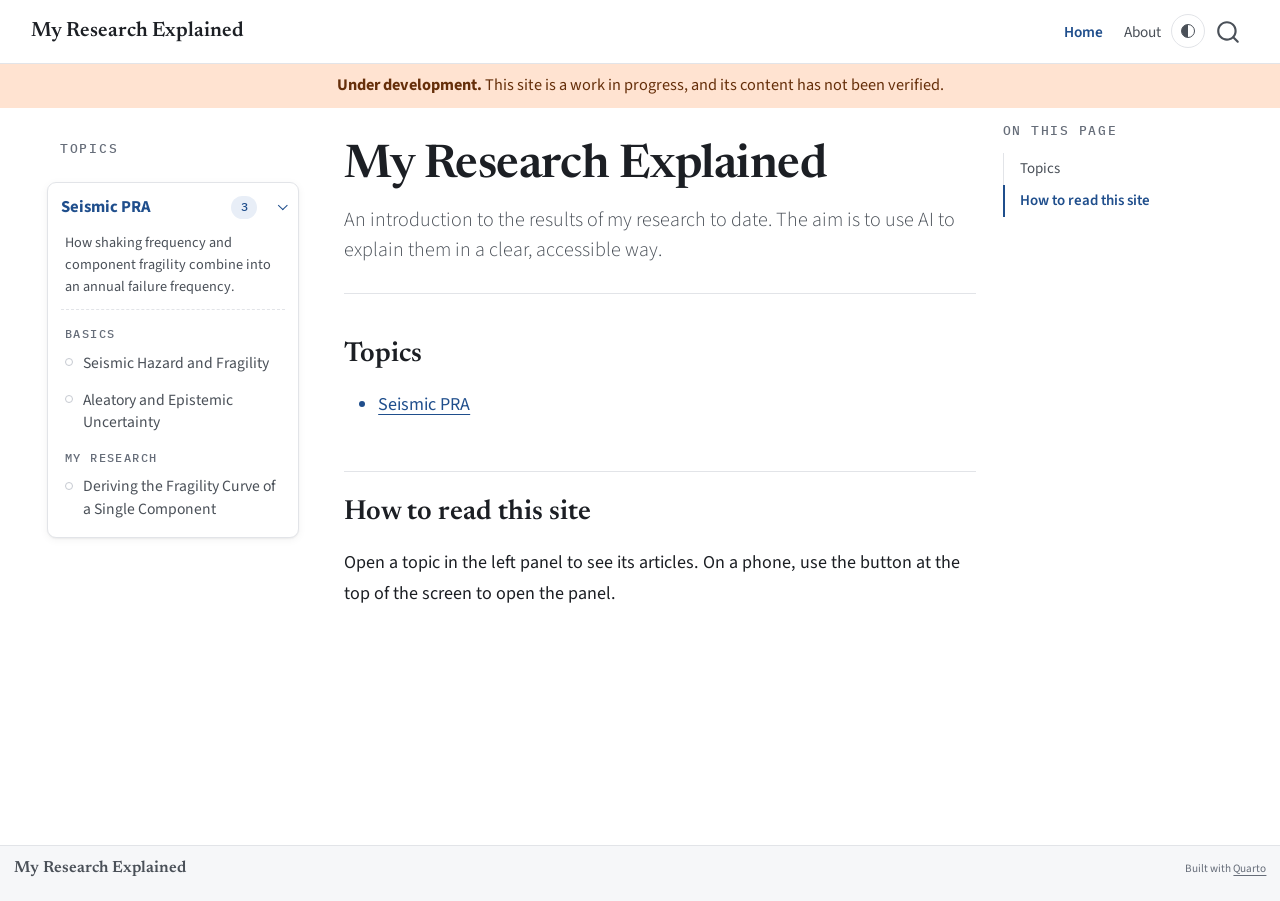
<file: docs/index.html>
<!DOCTYPE html>
<html xmlns="http://www.w3.org/1999/xhtml" lang="en" xml:lang="en"><head>

<meta charset="utf-8">
<meta name="generator" content="quarto-1.11.9">

<meta name="viewport" content="width=device-width, initial-scale=1.0, user-scalable=yes">


<title>My Research Explained</title>
<style>
/* Default styles provided by pandoc.
** See https://pandoc.org/MANUAL.html#variables-for-html for config info.
*/
span.smallcaps{font-variant: small-caps;}
div.columns{display: flex; gap: 1.5em;}
div.column{flex: auto;}
@media screen {
div.columns{gap: min(4vw, 1.5em);}
div.column{overflow-x: auto;}
}
div.hanging-indent{margin-left: 1.5em; text-indent: -1.5em;}
ul.task-list{list-style: none;}
ul.task-list li input[type="checkbox"] {
  width: 0.8em;
  margin: 0 0.8em 0.2em -1em; /* quarto-specific, see https://github.com/quarto-dev/quarto-cli/issues/4556 */ 
  vertical-align: middle;
}
</style>


<script src="site_libs/quarto-nav/quarto-nav.js"></script>
<script src="site_libs/quarto-nav/headroom.min.js"></script>
<script src="site_libs/clipboard/clipboard.min.js"></script>
<script src="site_libs/quarto-search/autocomplete.umd.js"></script>
<script src="site_libs/quarto-search/fuse.min.js"></script>
<script src="site_libs/quarto-search/quarto-search.js"></script>
<meta name="quarto:offset" content="./">
<script src="site_libs/quarto-html/quarto.js" type="module"></script>
<script src="site_libs/quarto-html/tabsets/tabsets.js" type="module"></script>
<script src="site_libs/quarto-html/scrollable-regions/scrollable-regions.js" type="module"></script>
<script src="site_libs/quarto-html/popper.min.js"></script>
<script src="site_libs/quarto-html/tippy.umd.min.js"></script>
<script src="site_libs/quarto-html/anchor.min.js"></script>
<link href="site_libs/quarto-html/tippy.css" rel="stylesheet">
<link href="site_libs/quarto-html/quarto-syntax-highlighting-fbd66a4798cb9930ac243873f1f54208.css" rel="stylesheet" class="quarto-color-scheme" id="quarto-text-highlighting-styles">
<link href="site_libs/quarto-html/quarto-syntax-highlighting-dark-5462cc173e5e61cc875ab38cfb1b7763.css" rel="stylesheet" class="quarto-color-scheme quarto-color-alternate" id="quarto-text-highlighting-styles">
<link href="site_libs/quarto-html/quarto-syntax-highlighting-fbd66a4798cb9930ac243873f1f54208.css" rel="stylesheet" class="quarto-color-scheme-extra" id="quarto-text-highlighting-styles">
<script src="site_libs/bootstrap/bootstrap.min.js"></script>
<link href="site_libs/bootstrap/bootstrap-icons.css" rel="stylesheet">
<link href="site_libs/bootstrap/bootstrap-5f39f133d5ed5a80432e8fc3a7e1565e.min.css" rel="stylesheet" append-hash="true" class="quarto-color-scheme" id="quarto-bootstrap" data-mode="light">
<link href="site_libs/bootstrap/bootstrap-dark-c70c20583dd05d9b780c796746da0eba.min.css" rel="stylesheet" append-hash="true" class="quarto-color-scheme quarto-color-alternate" id="quarto-bootstrap" data-mode="dark">
<link href="site_libs/bootstrap/bootstrap-5f39f133d5ed5a80432e8fc3a7e1565e.min.css" rel="stylesheet" append-hash="true" class="quarto-color-scheme-extra" id="quarto-bootstrap" data-mode="light">
<script src="site_libs/quarto-contrib/mre-0.1.0/mre.js"></script>
<script id="quarto-search-options" type="application/json">{
  "location": "navbar",
  "copy-button": false,
  "collapse-after": 3,
  "panel-placement": "end",
  "type": "overlay",
  "limit": 50,
  "keyboard-shortcut": [
    "f",
    "/",
    "s"
  ],
  "show-item-context": false,
  "language": {
    "search-no-results-text": "No results",
    "search-matching-documents-text": "matching documents",
    "search-copy-link-title": "Copy link to search",
    "search-hide-matches-text": "Hide additional matches",
    "search-more-match-text": "more match in this document",
    "search-more-matches-text": "more matches in this document",
    "search-clear-button-title": "Clear",
    "search-text-placeholder": "",
    "search-detached-cancel-button-title": "Cancel",
    "search-submit-button-title": "Submit",
    "search-label": "Search"
  }
}</script>
<link rel="preconnect" href="https://fonts.googleapis.com">
<link rel="preconnect" href="https://fonts.gstatic.com" crossorigin="">
<link rel="stylesheet" href="https://fonts.googleapis.com/css2?family=IBM+Plex+Mono:wght@400;500&amp;family=Newsreader:opsz,wght@6..72,500;6..72,600&amp;family=Source+Sans+3:wght@400;600;700&amp;display=swap">
<script>window.MRE_CONFIG = {"accordion":true,"remember":true,"topics":{"Seismic PRA":{"note":"How shaking frequency and component fragility combine into an annual failure frequency."}}};</script>
<script type="application/ld+json">{"@context":"https://schema.org","@type":"WebSite","description":"An introduction to the results of my research to date. The aim is to use AI to explain them in a clear, accessible way.","inLanguage":"en","name":"My Research Explained","url":"https://pra.kanagawa.jp/"}</script>


<link rel="stylesheet" href="site_libs/quarto-contrib/quarto-project/mre/mre.css">
<meta property="og:title" content="My Research Explained">
<meta property="og:description" content="An introduction to the results of my research to date. The aim is to use AI to explain them in a clear, accessible way.">
<meta property="og:image" content="https://pra.kanagawa.jp/assets/og-image.png">
<meta property="og:site_name" content="My Research Explained">
<meta property="og:image:height" content="630">
<meta property="og:image:width" content="1200">
<meta name="twitter:title" content="My Research Explained">
<meta name="twitter:description" content="An introduction to the results of my research to date. The aim is to use AI to explain them in a clear, accessible way.">
<meta name="twitter:image" content="https://pra.kanagawa.jp/assets/og-image.png">
<meta name="twitter:card" content="summary_large_image">
<link rel="canonical" href="https://pra.kanagawa.jp/">
</head>

<body class="nav-sidebar floating nav-fixed quarto-light"><a id="quarto-skip-link" class="visually-hidden-focusable" href="#quarto-document-content">Skip to main content</a><script id="quarto-html-before-body" type="application/javascript">
    const toggleBodyColorMode = (bsSheetEl) => {
      const mode = bsSheetEl.getAttribute("data-mode");
      const bodyEl = window.document.querySelector("body");
      if (mode === "dark") {
        bodyEl.classList.add("quarto-dark");
        bodyEl.classList.remove("quarto-light");
      } else {
        bodyEl.classList.add("quarto-light");
        bodyEl.classList.remove("quarto-dark");
      }
    }
    const toggleBodyColorPrimary = () => {
      const bsSheetEl = window.document.querySelector("link#quarto-bootstrap:not([rel=disabled-stylesheet])");
      if (bsSheetEl) {
        toggleBodyColorMode(bsSheetEl);
      }
    }
    const setColorSchemeToggle = (alternate) => {
      const toggles = window.document.querySelectorAll('.quarto-color-scheme-toggle');
      for (let i=0; i < toggles.length; i++) {
        const toggle = toggles[i];
        if (toggle) {
          toggle.setAttribute("aria-checked", alternate ? "true" : "false");
          if (alternate) {
            toggle.classList.add("alternate");
          } else {
            toggle.classList.remove("alternate");
          }
        }
      }
    };
    const toggleColorMode = (alternate) => {
      // Switch the stylesheets
      const primaryStylesheets = window.document.querySelectorAll('link.quarto-color-scheme:not(.quarto-color-alternate)');
      const alternateStylesheets = window.document.querySelectorAll('link.quarto-color-scheme.quarto-color-alternate');
      manageTransitions('#quarto-margin-sidebar .nav-link', false);
      if (alternate) {
        // note: dark is layered on light, we don't disable primary!
        enableStylesheet(alternateStylesheets);
        for (const sheetNode of alternateStylesheets) {
          if (sheetNode.id === "quarto-bootstrap") {
            toggleBodyColorMode(sheetNode);
          }
        }
      } else {
        disableStylesheet(alternateStylesheets);
        enableStylesheet(primaryStylesheets)
        toggleBodyColorPrimary();
      }
      manageTransitions('#quarto-margin-sidebar .nav-link', true);
      // Switch the toggles
      setColorSchemeToggle(alternate)
    }
    // Hack to workaround the fact that safari doesn't
    // properly recolor the scrollbar when toggling (#1455).
    // Not run on load: stylesheets are set before first paint there, and
    // scrolling would undo the scroll to a URL fragment (#14973).
    // The one pixel nudge keeps the reader where they were.
    const refreshSafariScrollbar = () => {
      if (navigator.userAgent.indexOf('Safari') > 0 && navigator.userAgent.indexOf('Chrome') == -1) {
        manageTransitions("body", false);
        const scrollY = window.scrollY;
        window.scrollTo(0, scrollY > 0 ? scrollY - 1 : 1);
        setTimeout(() => {
          window.scrollTo(0, scrollY);
          manageTransitions("body", true);
        }, 40);
      }
    }
    const disableStylesheet = (stylesheets) => {
      for (let i=0; i < stylesheets.length; i++) {
        const stylesheet = stylesheets[i];
        stylesheet.rel = 'disabled-stylesheet';
      }
    }
    const enableStylesheet = (stylesheets) => {
      for (let i=0; i < stylesheets.length; i++) {
        const stylesheet = stylesheets[i];
        if(stylesheet.rel !== 'stylesheet') { // for Chrome, which will still FOUC without this check
          stylesheet.rel = 'stylesheet';
        }
      }
    }
    const manageTransitions = (selector, allowTransitions) => {
      const els = window.document.querySelectorAll(selector);
      for (let i=0; i < els.length; i++) {
        const el = els[i];
        if (allowTransitions) {
          el.classList.remove('notransition');
        } else {
          el.classList.add('notransition');
        }
      }
    }
    const isFileUrl = () => {
      return window.location.protocol === 'file:';
    }
    const hasAlternateSentinel = () => {
      let styleSentinel = getColorSchemeSentinel();
      if (styleSentinel !== null) {
        return styleSentinel === "alternate";
      } else {
        return false;
      }
    }
    const setStyleSentinel = (alternate) => {
      const value = alternate ? "alternate" : "default";
      if (!isFileUrl()) {
        window.localStorage.setItem("quarto-color-scheme", value);
      } else {
        localAlternateSentinel = value;
      }
    }
    const getColorSchemeSentinel = () => {
      if (!isFileUrl()) {
        const storageValue = window.localStorage.getItem("quarto-color-scheme");
        return storageValue != null ? storageValue : localAlternateSentinel;
      } else {
        return localAlternateSentinel;
      }
    }
    const toggleGiscusIfUsed = (isAlternate, darkModeDefault) => {
      const baseTheme = document.querySelector('#giscus-base-theme')?.value ?? 'light';
      const alternateTheme = document.querySelector('#giscus-alt-theme')?.value ?? 'dark';
      let newTheme = '';
      if(authorPrefersDark) {
        newTheme = isAlternate ? baseTheme : alternateTheme;
      } else {
        newTheme = isAlternate ? alternateTheme : baseTheme;
      }
      const changeGiscusTheme = () => {
        // From: https://github.com/giscus/giscus/issues/336
        const sendMessage = (message) => {
          const iframe = document.querySelector('iframe.giscus-frame');
          if (!iframe) return;
          iframe.contentWindow.postMessage({ giscus: message }, 'https://giscus.app');
        }
        sendMessage({
          setConfig: {
            theme: newTheme
          }
        });
      }
      const isGiscussLoaded = window.document.querySelector('iframe.giscus-frame') !== null;
      if (isGiscussLoaded) {
        changeGiscusTheme();
      }
    };
    const authorPrefersDark = false;
    const darkModeDefault = authorPrefersDark;
      document.querySelector('link#quarto-text-highlighting-styles.quarto-color-scheme-extra').rel = 'disabled-stylesheet';
      document.querySelector('link#quarto-bootstrap.quarto-color-scheme-extra').rel = 'disabled-stylesheet';
    let localAlternateSentinel = darkModeDefault ? 'alternate' : 'default';
    // Dark / light mode switch
    window.quartoToggleColorScheme = () => {
      // Read the current dark / light value
      let toAlternate = !hasAlternateSentinel();
      toggleColorMode(toAlternate);
      refreshSafariScrollbar();
      setStyleSentinel(toAlternate);
      toggleGiscusIfUsed(toAlternate, darkModeDefault);
      window.dispatchEvent(new Event('resize'));
    };
    // Switch to dark mode if need be
    if (hasAlternateSentinel()) {
      toggleColorMode(true);
    } else {
      toggleColorMode(false);
    }
  </script>

<div id="quarto-search-results"></div>
  <header id="quarto-header" class="headroom fixed-top">
    <nav class="navbar navbar-expand-lg " data-bs-theme="dark" aria-label="Site">
      <div class="navbar-container container-fluid">
      <div class="navbar-brand-container mx-auto">
    <a class="navbar-brand" href="./index.html">
    <span class="navbar-title">My Research Explained</span>
    </a>
  </div>
          <button class="navbar-toggler" type="button" data-bs-toggle="collapse" data-bs-target="#navbarCollapse" aria-controls="navbarCollapse" aria-expanded="false" aria-label="Toggle navigation" onclick="if (window.quartoToggleHeadroom) { window.quartoToggleHeadroom(); }">
  <span class="navbar-toggler-icon"></span>
</button>
          <div class="collapse navbar-collapse" id="navbarCollapse">
            <ul class="navbar-nav navbar-nav-scroll ms-auto">
  <li class="nav-item">
    <a class="nav-link active" href="./index.html" aria-current="page"> 
<span class="menu-text">Home</span></a>
  </li>  
  <li class="nav-item">
    <a class="nav-link" href="./about.html"> 
<span class="menu-text">About</span></a>
  </li>  
</ul>
          </div> <!-- /navcollapse -->
            <div class="quarto-navbar-tools">
  <button type="button" role="switch" aria-checked="false" class="quarto-color-scheme-toggle quarto-navigation-tool  px-1" onclick="window.quartoToggleColorScheme(); return false;" title="Toggle dark mode" aria-label="Toggle dark mode"><i class="bi"></i></button>
</div>
            <div id="quarto-search" class="" title="Search"></div>
      </div> <!-- /container-fluid -->
    </nav>
  <nav class="quarto-secondary-nav" aria-label="Toolbar">
    <div class="container-fluid d-flex">
      <button type="button" class="quarto-btn-toggle btn" data-bs-toggle="collapse" role="button" data-bs-target=".quarto-sidebar-collapse-item" aria-controls="quarto-sidebar" aria-expanded="false" aria-label="Toggle sidebar navigation" onclick="if (window.quartoToggleHeadroom) { window.quartoToggleHeadroom(); }">
        <i class="bi bi-layout-text-sidebar-reverse"></i>
      </button>
        <a class="flex-grow-1 no-decor" data-bs-toggle="collapse" data-bs-target=".quarto-sidebar-collapse-item" onclick="if (window.quartoToggleHeadroom) { window.quartoToggleHeadroom(); }">      
          <h1 class="quarto-secondary-nav-title">My Research Explained</h1>
        </a>     
    </div>
  </nav>
  <div id="quarto-announcement" data-announcement-id="8fd4a9c168eb0c9077b50cf1bbf55e7b" class="alert alert-warning hidden"><div class="quarto-announcement-content">
<p><strong>Under development.</strong> This site is a work in progress, and its content has not been verified.</p>
</div></div>
</header>
<!-- content -->
<div id="quarto-content" class="quarto-container page-columns page-rows-contents page-layout-article page-navbar">
<!-- sidebar -->
  <nav id="quarto-sidebar" class="sidebar collapse collapse-horizontal quarto-sidebar-collapse-item sidebar-navigation floating overflow-auto" aria-label="Section">
    <div class="sidebar-menu-container"> 
    <ul class="list-unstyled mt-1">
        <li class="sidebar-item sidebar-item-section">
      <div class="sidebar-item-container"> 
            <button type="button" class="sidebar-item-text sidebar-item-toggle sidebar-link text-start collapsed" data-bs-toggle="collapse" data-bs-target="#quarto-sidebar-section-1" aria-controls="quarto-sidebar-section-1" aria-expanded="false">
 <span class="menu-text" id="quarto-sidebar-section-1-label">Seismic PRA</span><i class="bi bi-chevron-right" aria-hidden="true"></i></button>
      </div>
      <ul id="quarto-sidebar-section-1" aria-labelledby="quarto-sidebar-section-1-label" class="collapse list-unstyled sidebar-section depth1 ">  
          <li class="sidebar-item sidebar-item-section">
      <div class="sidebar-item-container"> 
            <button type="button" class="sidebar-item-text sidebar-item-toggle sidebar-link text-start collapsed" data-bs-toggle="collapse" data-bs-target="#quarto-sidebar-section-2" aria-controls="quarto-sidebar-section-2" aria-expanded="false">
 <span class="menu-text" id="quarto-sidebar-section-2-label">Basics</span><i class="bi bi-chevron-right" aria-hidden="true"></i></button>
      </div>
      <ul id="quarto-sidebar-section-2" aria-labelledby="quarto-sidebar-section-2-label" class="collapse list-unstyled sidebar-section depth2 ">  
          <li class="sidebar-item">
  <div class="sidebar-item-container"> 
  <a href="./seismic-pra/basics/hazard-fragility.html" class="sidebar-item-text sidebar-link">
 <span class="menu-text">Seismic Hazard and Fragility</span></a>
  </div>
</li>
          <li class="sidebar-item">
  <div class="sidebar-item-container"> 
  <a href="./seismic-pra/basics/aleatory-epistemic.html" class="sidebar-item-text sidebar-link">
 <span class="menu-text">Aleatory and Epistemic Uncertainty</span></a>
  </div>
</li>
      </ul>
  </li>
          <li class="sidebar-item sidebar-item-section">
      <div class="sidebar-item-container"> 
            <button type="button" class="sidebar-item-text sidebar-item-toggle sidebar-link text-start collapsed" data-bs-toggle="collapse" data-bs-target="#quarto-sidebar-section-3" aria-controls="quarto-sidebar-section-3" aria-expanded="false">
 <span class="menu-text" id="quarto-sidebar-section-3-label">My research</span><i class="bi bi-chevron-right" aria-hidden="true"></i></button>
      </div>
      <ul id="quarto-sidebar-section-3" aria-labelledby="quarto-sidebar-section-3-label" class="collapse list-unstyled sidebar-section depth2 ">  
          <li class="sidebar-item">
  <div class="sidebar-item-container"> 
  <a href="./seismic-pra/my-research/single-fragility.html" class="sidebar-item-text sidebar-link">
 <span class="menu-text">Deriving the Fragility Curve of a Single Component</span></a>
  </div>
</li>
      </ul>
  </li>
      </ul>
  </li>
    </ul>
    </div>
</nav>
<div id="quarto-sidebar-glass" class="quarto-sidebar-collapse-item" data-bs-toggle="collapse" data-bs-target=".quarto-sidebar-collapse-item"></div>
<!-- margin-sidebar -->
    <div id="quarto-margin-sidebar" class="sidebar margin-sidebar">
        <nav id="TOC" role="doc-toc" aria-labelledby="toc-title" class="toc-active">
    <h2 id="toc-title">On this page</h2>
   
  <ul class="collapse">
  <li><a href="#topics" id="toc-topics" class="nav-link active" data-scroll-target="#topics">Topics</a></li>
  <li><a href="#how-to-read-this-site" id="toc-how-to-read-this-site" class="nav-link" data-scroll-target="#how-to-read-this-site">How to read this site</a></li>
  </ul>
</nav>
    </div>
<!-- main -->
<main class="content" id="quarto-document-content" tabindex="-1">


<header id="title-block-header" class="quarto-title-block default">
<div class="quarto-title">
<h1 class="title d-none d-lg-block">My Research Explained</h1>
<p class="subtitle lead">An introduction to the results of my research to date. The aim is to use AI to explain them in a clear, accessible way.</p>
</div>



</header>


<section id="topics" class="level2">
<h2 class="anchored" data-anchor-id="topics">Topics</h2>
<ul>
<li><a href="./seismic-pra/basics/hazard-fragility.html">Seismic PRA</a></li>
</ul>
</section>
<section id="how-to-read-this-site" class="level2">
<h2 class="anchored" data-anchor-id="how-to-read-this-site">How to read this site</h2>
<p>Open a topic in the left panel to see its articles. On a phone, use the button at the top of the screen to open the panel.</p>


</section>

</main> <!-- /main -->
<script id="quarto-html-after-body" type="application/javascript">
  window.document.addEventListener("DOMContentLoaded", function (event) {
    // Ensure there is a toggle, if there isn't float one in the top right
    if (window.document.querySelector('.quarto-color-scheme-toggle') === null) {
      const toggle = window.document.createElement('button');
      toggle.type = "button";
      toggle.setAttribute("role", "switch");
      toggle.setAttribute("aria-checked", "false");
      toggle.classList.add('top-right');
      toggle.classList.add('quarto-color-scheme-toggle');
      toggle.setAttribute("aria-label", "Toggle dark mode");
      toggle.onclick = function() { try { window.quartoToggleColorScheme(); } catch {} return false; };
      const i = window.document.createElement("i");
      i.classList.add('bi');
      toggle.appendChild(i);
      // Put the toggle in a landmark of its own, so that landmark navigation
      // can reach it.
      //
      // The container is always a fresh direct child of body, and the toggle is
      // never moved into page furniture that the theme or the author controls.
      // The toggle is positioned against the page, so any ancestor that
      // establishes a containing block captures it: a positioned element or a
      // grid for position: absolute, and transform, filter, will-change or
      // contain for position: fixed. A direct child of body has none of these
      // to inherit, and the shift when one appears is silent and visual.
      //
      // ARIA says a document should have at most one banner, and axe reports a
      // duplicate whether or not the banners carry distinct labels. So use a
      // header when the page has no banner yet, and a named region otherwise.
      //
      // A header is a banner wherever it sits, unless it is inside sectioning
      // content, so this cannot just look at the children of body: a custom
      // page layout wraps the title block header in a plain div. An explicit
      // role="banner" always counts.
      const sectioning = 'article, aside, main, nav, section, [role="article"], [role="complementary"], [role="main"], [role="navigation"], [role="region"]';
      const hasBanner = Array.from(
        window.document.querySelectorAll('header:not([role]), [role="banner"]')
      ).some(function(el) {
        return el.hasAttribute("role") || el.closest(sectioning) === null;
      });
      const container = window.document.createElement(hasBanner ? "div" : "header");
      if (hasBanner) {
        container.setAttribute("role", "region");
        container.setAttribute("aria-label", "Toggle dark mode");
      }
      container.classList.add('quarto-color-scheme-toggle-container');
      container.appendChild(toggle);
      window.document.body.appendChild(container);
    }
    setColorSchemeToggle(hasAlternateSentinel())
    const icon = "";
    const anchorJS = new window.AnchorJS();
    anchorJS.options = {
      placement: 'right',
      icon: icon
    };
    anchorJS.add('.anchored');
    const isCodeAnnotation = (el) => {
      for (const clz of el.classList) {
        if (clz.startsWith('code-annotation-')) {                     
          return true;
        }
      }
      return false;
    }
    const onCopySuccess = function(e) {
      // button target
      const button = e.trigger;
      // don't keep focus
      button.blur();
      // flash "checked"
      button.classList.add('code-copy-button-checked');
      var currentTitle = button.getAttribute("title");
      button.setAttribute("title", "Copied!");
      let tooltip;
      if (window.bootstrap) {
        button.setAttribute("data-bs-toggle", "tooltip");
        button.setAttribute("data-bs-placement", "left");
        button.setAttribute("data-bs-title", "Copied!");
        tooltip = new bootstrap.Tooltip(button, 
          { trigger: "manual", 
            customClass: "code-copy-button-tooltip",
            offset: [0, -8]});
        tooltip.show();    
      }
      setTimeout(function() {
        if (tooltip) {
          tooltip.hide();
          button.removeAttribute("data-bs-title");
          button.removeAttribute("data-bs-toggle");
          button.removeAttribute("data-bs-placement");
        }
        button.setAttribute("title", currentTitle);
        button.classList.remove('code-copy-button-checked');
      }, 1000);
      // clear code selection
      e.clearSelection();
    }
    const getTextToCopy = function(trigger) {
      const outerScaffold = trigger.parentElement.cloneNode(true);
      const codeEl = outerScaffold.querySelector('code');
      for (const childEl of codeEl.children) {
        if (isCodeAnnotation(childEl)) {
          childEl.remove();
        }
      }
      return codeEl.innerText;
    }
    const clipboard = new window.ClipboardJS('.code-copy-button:not([data-in-quarto-modal])', {
      text: getTextToCopy
    });
    clipboard.on('success', onCopySuccess);
    if (window.document.getElementById('quarto-embedded-source-code-modal')) {
      const clipboardModal = new window.ClipboardJS('.code-copy-button[data-in-quarto-modal]', {
        text: getTextToCopy,
        container: window.document.getElementById('quarto-embedded-source-code-modal')
      });
      clipboardModal.on('success', onCopySuccess);
    }
      var localhostRegex = new RegExp(/^(?:http|https):\/\/localhost\:?[0-9]*\//);
      var mailtoRegex = new RegExp(/^mailto:/);
        var filterRegex = new RegExp("https:\/\/pra\.kanagawa\.jp\/");
      const newWindowLabel = "(opens in a new tab)";
      const newWindowNoteId = "quarto-ext-newwindow-label";
      // Links reference one hidden label through aria-describedby, so the
      // announcement never changes their accessible name.
      var describeNewWindow = (link) => {
        if (!window.document.getElementById(newWindowNoteId)) {
          var newWindowNote = window.document.createElement("span");
          newWindowNote.id = newWindowNoteId;
          newWindowNote.hidden = true;
          newWindowNote.textContent = newWindowLabel;
          window.document.body.appendChild(newWindowNote);
        }
        var describedBy = (link.getAttribute("aria-describedby") || "").split(/\s+/).filter(Boolean);
        if (!describedBy.includes(newWindowNoteId)) {
          describedBy.push(newWindowNoteId);
          link.setAttribute("aria-describedby", describedBy.join(" "));
        }
      }
      var isInternal = (href) => {
          return filterRegex.test(href) || localhostRegex.test(href) || mailtoRegex.test(href);
      }
      // Inspect non-navigation links and adorn them if external
      window.quartoDecorateExternalLinks = function (root) {
     var links = (root || window.document).querySelectorAll('a[href]:not(.nav-link):not(.navbar-brand):not(.toc-action):not(.sidebar-link):not(.sidebar-item-toggle):not(.pagination-link):not(.no-external):not([aria-hidden]):not(.dropdown-item):not(.quarto-navigation-tool):not(.about-link)');
      for (var i=0; i<links.length; i++) {
        const link = links[i];
        if (!isInternal(link.href)) {
          // undo the damage that might have been done by quarto-nav.js in the case of
          // links that we want to consider external
          if (link.dataset.originalHref !== undefined) {
            link.href = link.dataset.originalHref;
          }
            // target, if specified
            link.setAttribute("target", "_blank");
            if (link.getAttribute("rel") === null) {
              link.setAttribute("rel", "noopener");
            }
            describeNewWindow(link);
          if (!link.classList.contains('no-external-icon')) {
          }
        }
      }
      };
      window.quartoDecorateExternalLinks(window.document);
    // Esc closes the popup (WCAG 1.4.13) and focus leaving both trigger and
    // popup closes it (WCAG 2.4.11); tippy handles neither for interactive popups.
    const hideOnEscAndFocusOut = {
      name: 'hideOnEscAndFocusOut',
      defaultValue: true,
      fn(instance) {
        const dismiss = () => {
          // A show scheduled by the trigger delay would otherwise reopen it
          instance.clearDelayTimeouts();
          instance.hide();
        };
        const onKeyDown = (event) => {
          if (event.key !== 'Escape') {
            return;
          }
          // Keep Esc from also reaching page handlers (e.g. reveal.js overview),
          // except an open reveal.js slide menu, which Esc should close too.
          // The menu handles keys only when its keyboard option is on.
          const menuHandlesEsc = window.Reveal?.getPlugin?.('menu')?.isOpen() &&
            window.Reveal.getConfig().menu?.keyboard !== false;
          if (!menuHandlesEsc) {
            event.stopPropagation();
          }
          if (instance.popper.contains(window.document.activeElement)) {
            // Disabled while refocusing so the focus trigger does not reopen it
            instance.disable();
            instance.reference.focus();
            instance.enable();
          }
          dismiss();
        };
        const onFocusOut = (event) => {
          const target = event.relatedTarget;
          if (target && !instance.reference.contains(target) &&
              !instance.popper.contains(target)) {
            dismiss();
          }
        };
        // On the trigger too: a click trigger (code-annotations: select) has no
        // blur handling. Attached for the instance's lifetime so leaving the
        // trigger also cancels a show still pending on the trigger delay.
        instance.reference.addEventListener('focusout', onFocusOut);
        return {
          onShow() {
            window.document.addEventListener('keydown', onKeyDown, true);
            instance.popper.addEventListener('focusout', onFocusOut);
          },
          onHide() {
            window.document.removeEventListener('keydown', onKeyDown, true);
            instance.popper.removeEventListener('focusout', onFocusOut);
          },
          onDestroy() {
            instance.reference.removeEventListener('focusout', onFocusOut);
          },
        };
      },
    };
    function tippyHover(el, contentFn, onTriggerFn, onUntriggerFn) {
      const config = {
        allowHTML: true,
        maxWidth: 500,
        delay: 100,
        arrow: false,
        appendTo: function(el) {
            return el.parentElement;
        },
        interactive: true,
        interactiveBorder: 10,
        theme: 'quarto',
        placement: 'bottom-start',
        plugins: [hideOnEscAndFocusOut],
      };
      if (contentFn) {
        config.content = contentFn;
      }
      if (onTriggerFn) {
        config.onTrigger = onTriggerFn;
      }
      if (onUntriggerFn) {
        config.onUntrigger = onUntriggerFn;
      }
      window.tippy(el, config); 
    }
    const noterefs = window.document.querySelectorAll('a[role="doc-noteref"]');
    for (var i=0; i<noterefs.length; i++) {
      const ref = noterefs[i];
      tippyHover(ref, function() {
        // use id or data attribute instead here
        let href = ref.getAttribute('data-footnote-href') || ref.getAttribute('href');
        try { href = new URL(href).hash; } catch {}
        const id = href.replace(/^#\/?/, "");
        const note = window.document.getElementById(id);
        if (note) {
          return note.innerHTML;
        } else {
          return "";
        }
      });
    }
    const xrefs = window.document.querySelectorAll('a.quarto-xref');
    const processXRef = (id, note) => {
      // Strip column container classes
      const stripColumnClz = (el) => {
        el.classList.remove("page-full", "page-columns");
        if (el.children) {
          for (const child of el.children) {
            stripColumnClz(child);
          }
        }
      }
      stripColumnClz(note)
      if (id === null || id.startsWith('sec-')) {
        // Special case sections, only their first couple elements
        const container = document.createElement("div");
        if (note.children && note.children.length > 2) {
          container.appendChild(note.children[0].cloneNode(true));
          for (let i = 1; i < note.children.length; i++) {
            const child = note.children[i];
            if (child.tagName === "P" && child.innerText === "") {
              continue;
            } else {
              container.appendChild(child.cloneNode(true));
              break;
            }
          }
          if (window.Quarto?.typesetMath) {
            window.Quarto.typesetMath(container);
          }
          return container.innerHTML
        } else {
          if (window.Quarto?.typesetMath) {
            window.Quarto.typesetMath(note);
          }
          return note.innerHTML;
        }
      } else {
        // Remove any anchor links if they are present
        const anchorLink = note.querySelector('a.anchorjs-link');
        if (anchorLink) {
          anchorLink.remove();
        }
        if (window.Quarto?.typesetMath) {
          window.Quarto.typesetMath(note);
        }
        if (note.classList.contains("callout")) {
          return note.outerHTML;
        } else {
          return note.innerHTML;
        }
      }
    }
    for (var i=0; i<xrefs.length; i++) {
      const xref = xrefs[i];
      tippyHover(xref, undefined, function(instance) {
        instance.disable();
        let url = xref.getAttribute('href');
        let hash = undefined; 
        if (url.startsWith('#')) {
          hash = url;
        } else {
          try { hash = new URL(url).hash; } catch {}
        }
        if (hash) {
          const id = hash.replace(/^#\/?/, "");
          const note = window.document.getElementById(id);
          if (note !== null) {
            try {
              const html = processXRef(id, note.cloneNode(true));
              instance.setContent(html);
            } finally {
              instance.enable();
              instance.show();
            }
          } else {
            // See if we can fetch this
            fetch(url.split('#')[0])
            .then(res => res.text())
            .then(html => {
              const parser = new DOMParser();
              const htmlDoc = parser.parseFromString(html, "text/html");
              const note = htmlDoc.getElementById(id);
              if (note !== null) {
                const html = processXRef(id, note);
                instance.setContent(html);
              } 
            }).finally(() => {
              instance.enable();
              instance.show();
            });
          }
        } else {
          // See if we can fetch a full url (with no hash to target)
          // This is a special case and we should probably do some content thinning / targeting
          fetch(url)
          .then(res => res.text())
          .then(html => {
            const parser = new DOMParser();
            const htmlDoc = parser.parseFromString(html, "text/html");
            const note = htmlDoc.querySelector('main.content');
            if (note !== null) {
              // This should only happen for chapter cross references
              // (since there is no id in the URL)
              // remove the first header
              if (note.children.length > 0 && note.children[0].tagName === "HEADER") {
                note.children[0].remove();
              }
              const html = processXRef(null, note);
              instance.setContent(html);
            } 
          }).finally(() => {
            instance.enable();
            instance.show();
          });
        }
      }, function(instance) {
      });
    }
        let selectedAnnoteEl;
        const selectorForAnnotation = ( cell, annotation) => {
          let cellAttr = 'data-code-cell="' + cell + '"';
          let lineAttr = 'data-code-annotation="' +  annotation + '"';
          const selector = 'span[' + cellAttr + '][' + lineAttr + ']';
          return selector;
        }
        const selectCodeLines = (annoteEl) => {
          const doc = window.document;
          const targetCell = annoteEl.getAttribute("data-target-cell");
          const targetAnnotation = annoteEl.getAttribute("data-target-annotation");
          const annoteSpan = window.document.querySelector(selectorForAnnotation(targetCell, targetAnnotation));
          const lines = annoteSpan.getAttribute("data-code-lines").split(",");
          const lineIds = lines.map((line) => {
            return targetCell + "-" + line;
          })
          // Each band is positioned against its own containing block, which is
          // not the offsetParent of the lines, so place it from client rects.
          const placeBand = (band, firstEl, lastEl, codeBlock) => {
            const container = band.offsetParent;
            if (container === null) {
              return;
            }
            const containerRect = container.getBoundingClientRect();
            // Reveal.js scales slides with a transform, so convert client
            // pixels back to the CSS pixels of the container.
            const scale = containerRect.height / container.offsetHeight || 1;
            const firstRect = firstEl.getBoundingClientRect();
            const lastRect = lastEl.getBoundingClientRect();
            const top = (firstRect.top - containerRect.top) / scale - container.clientTop + container.scrollTop;
            const height = (lastRect.bottom - firstRect.top) / scale;
            band.style.top = top - 2 + "px";
            band.style.height = height + 4 + "px";
            if (codeBlock) {
              // Without the copy button wrapper, the containing block is wider
              // than the code block, so span the code block explicitly.
              const blockRect = codeBlock.getBoundingClientRect();
              band.style.left = (blockRect.left - containerRect.left) / scale - container.clientLeft + container.scrollLeft + "px";
              band.style.width = blockRect.width / scale + "px";
            }
          };
          if (lineIds.length > 0) {
            const el = window.document.getElementById(lineIds[0]);
            const lastEl = window.document.getElementById(lineIds[lineIds.length - 1]);
            const parent = el.parentElement.parentElement;
            // cook up a div (if necessary) and position it
            let div = window.document.getElementById("code-annotation-line-highlight");
            if (div === null) {
              div = window.document.createElement("div");
              div.setAttribute("id", "code-annotation-line-highlight");
              div.style.position = 'absolute';
              parent.appendChild(div);
            }
            placeBand(div, el, lastEl, parent.closest("div.sourceCode") || parent);
            let gutterDiv = window.document.getElementById("code-annotation-line-highlight-gutter");
            if (gutterDiv === null) {
              gutterDiv = window.document.createElement("div");
              gutterDiv.setAttribute("id", "code-annotation-line-highlight-gutter");
              gutterDiv.style.position = 'absolute';
              const codeCell = window.document.getElementById(targetCell);
              const gutter = codeCell.querySelector('.code-annotation-gutter');
              gutter.appendChild(gutterDiv);
            }
            placeBand(gutterDiv, el, lastEl);
            selectedAnnoteEl = annoteEl;
          }
        };
        const unselectCodeLines = () => {
          const elementsIds = ["code-annotation-line-highlight", "code-annotation-line-highlight-gutter"];
          elementsIds.forEach((elId) => {
            const div = window.document.getElementById(elId);
            if (div) {
              div.remove();
            }
          });
          selectedAnnoteEl = undefined;
        };
          // Handle positioning of the toggle
      window.addEventListener(
        "resize",
        throttle(() => {
          elRect = undefined;
          if (selectedAnnoteEl) {
            selectCodeLines(selectedAnnoteEl);
          }
        }, 10)
      );
      function throttle(fn, ms) {
      let throttle = false;
      let timer;
        return (...args) => {
          if(!throttle) { // first call gets through
              fn.apply(this, args);
              throttle = true;
          } else { // all the others get throttled
              if(timer) clearTimeout(timer); // cancel #2
              timer = setTimeout(() => {
                fn.apply(this, args);
                timer = throttle = false;
              }, ms);
          }
        };
      }
        // Attach click handler to the DT
        const annoteDls = window.document.querySelectorAll('dt[data-target-cell]');
        for (const annoteDlNode of annoteDls) {
          annoteDlNode.addEventListener('click', (event) => {
            const clickedEl = event.target;
            if (clickedEl !== selectedAnnoteEl) {
              unselectCodeLines();
              const activeEl = window.document.querySelector('dt[data-target-cell].code-annotation-active');
              if (activeEl) {
                activeEl.classList.remove('code-annotation-active');
              }
              selectCodeLines(clickedEl);
              clickedEl.classList.add('code-annotation-active');
            } else {
              // Unselect the line
              unselectCodeLines();
              clickedEl.classList.remove('code-annotation-active');
            }
          });
        }
    const findCites = (el) => {
      const parentEl = el.parentElement;
      if (parentEl) {
        const cites = parentEl.dataset.cites;
        if (cites) {
          return {
            el,
            cites: cites.split(' ')
          };
        } else {
          return findCites(el.parentElement)
        }
      } else {
        return undefined;
      }
    };
    var bibliorefs = window.document.querySelectorAll('a[role="doc-biblioref"]');
    for (var i=0; i<bibliorefs.length; i++) {
      const ref = bibliorefs[i];
      const citeInfo = findCites(ref);
      if (citeInfo) {
        tippyHover(citeInfo.el, function() {
          var popup = window.document.createElement('div');
          citeInfo.cites.forEach(function(cite) {
            var citeDiv = window.document.createElement('div');
            citeDiv.classList.add('hanging-indent');
            citeDiv.classList.add('csl-entry');
            var biblioDiv = window.document.getElementById('ref-' + cite);
            if (biblioDiv) {
              citeDiv.innerHTML = biblioDiv.innerHTML;
            }
            popup.appendChild(citeDiv);
          });
          return popup.innerHTML;
        });
      }
    }
  });
  </script>
  <script type="application/javascript">
  window.quartoScrollableRegionsLabels = {"code":"Scrollable code","output":"Scrollable output"};
  </script>
</div> <!-- /content -->
<footer class="footer">
  <div class="nav-footer">
    <div class="nav-footer-left">
<p>My Research Explained</p>
</div>   
    <div class="nav-footer-center">
      &nbsp;
    </div>
    <div class="nav-footer-right">
<p>Built with <a href="https://quarto.org">Quarto</a></p>
</div>
  </div>
</footer>




</body></html>
</file>
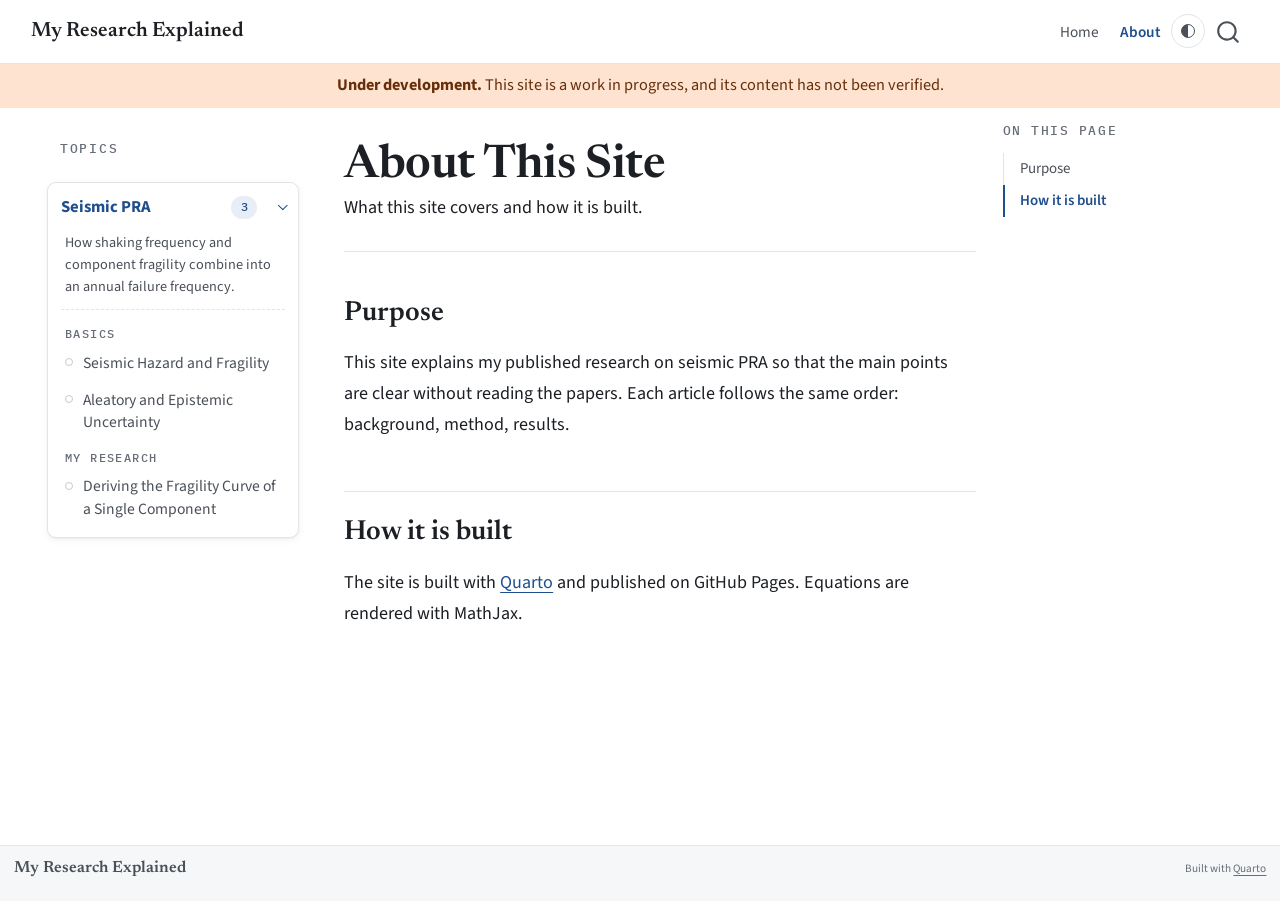
<file: docs/about.html>
<!DOCTYPE html>
<html xmlns="http://www.w3.org/1999/xhtml" lang="en" xml:lang="en"><head>

<meta charset="utf-8">
<meta name="generator" content="quarto-1.11.9">

<meta name="viewport" content="width=device-width, initial-scale=1.0, user-scalable=yes">

<meta name="description" content="What this site covers and how it is built.">

<title>About This Site – My Research Explained</title>
<style>
/* Default styles provided by pandoc.
** See https://pandoc.org/MANUAL.html#variables-for-html for config info.
*/
span.smallcaps{font-variant: small-caps;}
div.columns{display: flex; gap: 1.5em;}
div.column{flex: auto;}
@media screen {
div.columns{gap: min(4vw, 1.5em);}
div.column{overflow-x: auto;}
}
div.hanging-indent{margin-left: 1.5em; text-indent: -1.5em;}
ul.task-list{list-style: none;}
ul.task-list li input[type="checkbox"] {
  width: 0.8em;
  margin: 0 0.8em 0.2em -1em; /* quarto-specific, see https://github.com/quarto-dev/quarto-cli/issues/4556 */ 
  vertical-align: middle;
}
</style>


<script src="site_libs/quarto-nav/quarto-nav.js"></script>
<script src="site_libs/quarto-nav/headroom.min.js"></script>
<script src="site_libs/clipboard/clipboard.min.js"></script>
<script src="site_libs/quarto-search/autocomplete.umd.js"></script>
<script src="site_libs/quarto-search/fuse.min.js"></script>
<script src="site_libs/quarto-search/quarto-search.js"></script>
<meta name="quarto:offset" content="./">
<script src="site_libs/quarto-html/quarto.js" type="module"></script>
<script src="site_libs/quarto-html/tabsets/tabsets.js" type="module"></script>
<script src="site_libs/quarto-html/scrollable-regions/scrollable-regions.js" type="module"></script>
<script src="site_libs/quarto-html/popper.min.js"></script>
<script src="site_libs/quarto-html/tippy.umd.min.js"></script>
<script src="site_libs/quarto-html/anchor.min.js"></script>
<link href="site_libs/quarto-html/tippy.css" rel="stylesheet">
<link href="site_libs/quarto-html/quarto-syntax-highlighting-fbd66a4798cb9930ac243873f1f54208.css" rel="stylesheet" class="quarto-color-scheme" id="quarto-text-highlighting-styles">
<link href="site_libs/quarto-html/quarto-syntax-highlighting-dark-5462cc173e5e61cc875ab38cfb1b7763.css" rel="stylesheet" class="quarto-color-scheme quarto-color-alternate" id="quarto-text-highlighting-styles">
<link href="site_libs/quarto-html/quarto-syntax-highlighting-fbd66a4798cb9930ac243873f1f54208.css" rel="stylesheet" class="quarto-color-scheme-extra" id="quarto-text-highlighting-styles">
<script src="site_libs/bootstrap/bootstrap.min.js"></script>
<link href="site_libs/bootstrap/bootstrap-icons.css" rel="stylesheet">
<link href="site_libs/bootstrap/bootstrap-5f39f133d5ed5a80432e8fc3a7e1565e.min.css" rel="stylesheet" append-hash="true" class="quarto-color-scheme" id="quarto-bootstrap" data-mode="light">
<link href="site_libs/bootstrap/bootstrap-dark-c70c20583dd05d9b780c796746da0eba.min.css" rel="stylesheet" append-hash="true" class="quarto-color-scheme quarto-color-alternate" id="quarto-bootstrap" data-mode="dark">
<link href="site_libs/bootstrap/bootstrap-5f39f133d5ed5a80432e8fc3a7e1565e.min.css" rel="stylesheet" append-hash="true" class="quarto-color-scheme-extra" id="quarto-bootstrap" data-mode="light">
<script src="site_libs/quarto-contrib/mre-0.1.0/mre.js"></script>
<script id="quarto-search-options" type="application/json">{
  "location": "navbar",
  "copy-button": false,
  "collapse-after": 3,
  "panel-placement": "end",
  "type": "overlay",
  "limit": 50,
  "keyboard-shortcut": [
    "f",
    "/",
    "s"
  ],
  "show-item-context": false,
  "language": {
    "search-no-results-text": "No results",
    "search-matching-documents-text": "matching documents",
    "search-copy-link-title": "Copy link to search",
    "search-hide-matches-text": "Hide additional matches",
    "search-more-match-text": "more match in this document",
    "search-more-matches-text": "more matches in this document",
    "search-clear-button-title": "Clear",
    "search-text-placeholder": "",
    "search-detached-cancel-button-title": "Cancel",
    "search-submit-button-title": "Submit",
    "search-label": "Search"
  }
}</script>
<link rel="preconnect" href="https://fonts.googleapis.com">
<link rel="preconnect" href="https://fonts.gstatic.com" crossorigin="">
<link rel="stylesheet" href="https://fonts.googleapis.com/css2?family=IBM+Plex+Mono:wght@400;500&amp;family=Newsreader:opsz,wght@6..72,500;6..72,600&amp;family=Source+Sans+3:wght@400;600;700&amp;display=swap">
<script>window.MRE_CONFIG = {"accordion":true,"remember":true,"topics":{"Seismic PRA":{"note":"How shaking frequency and component fragility combine into an annual failure frequency."}}};</script>


<link rel="stylesheet" href="site_libs/quarto-contrib/quarto-project/mre/mre.css">
<meta property="og:title" content="About This Site – My Research Explained">
<meta property="og:description" content="What this site covers and how it is built.">
<meta property="og:image" content="https://pra.kanagawa.jp/assets/og-image.png">
<meta property="og:site_name" content="My Research Explained">
<meta property="og:image:height" content="630">
<meta property="og:image:width" content="1200">
<meta name="twitter:title" content="About This Site – My Research Explained">
<meta name="twitter:description" content="What this site covers and how it is built.">
<meta name="twitter:image" content="https://pra.kanagawa.jp/assets/og-image.png">
<meta name="twitter:card" content="summary_large_image">
<link rel="canonical" href="https://pra.kanagawa.jp/about.html">
</head>

<body class="nav-sidebar floating nav-fixed quarto-light"><a id="quarto-skip-link" class="visually-hidden-focusable" href="#quarto-document-content">Skip to main content</a><script id="quarto-html-before-body" type="application/javascript">
    const toggleBodyColorMode = (bsSheetEl) => {
      const mode = bsSheetEl.getAttribute("data-mode");
      const bodyEl = window.document.querySelector("body");
      if (mode === "dark") {
        bodyEl.classList.add("quarto-dark");
        bodyEl.classList.remove("quarto-light");
      } else {
        bodyEl.classList.add("quarto-light");
        bodyEl.classList.remove("quarto-dark");
      }
    }
    const toggleBodyColorPrimary = () => {
      const bsSheetEl = window.document.querySelector("link#quarto-bootstrap:not([rel=disabled-stylesheet])");
      if (bsSheetEl) {
        toggleBodyColorMode(bsSheetEl);
      }
    }
    const setColorSchemeToggle = (alternate) => {
      const toggles = window.document.querySelectorAll('.quarto-color-scheme-toggle');
      for (let i=0; i < toggles.length; i++) {
        const toggle = toggles[i];
        if (toggle) {
          toggle.setAttribute("aria-checked", alternate ? "true" : "false");
          if (alternate) {
            toggle.classList.add("alternate");
          } else {
            toggle.classList.remove("alternate");
          }
        }
      }
    };
    const toggleColorMode = (alternate) => {
      // Switch the stylesheets
      const primaryStylesheets = window.document.querySelectorAll('link.quarto-color-scheme:not(.quarto-color-alternate)');
      const alternateStylesheets = window.document.querySelectorAll('link.quarto-color-scheme.quarto-color-alternate');
      manageTransitions('#quarto-margin-sidebar .nav-link', false);
      if (alternate) {
        // note: dark is layered on light, we don't disable primary!
        enableStylesheet(alternateStylesheets);
        for (const sheetNode of alternateStylesheets) {
          if (sheetNode.id === "quarto-bootstrap") {
            toggleBodyColorMode(sheetNode);
          }
        }
      } else {
        disableStylesheet(alternateStylesheets);
        enableStylesheet(primaryStylesheets)
        toggleBodyColorPrimary();
      }
      manageTransitions('#quarto-margin-sidebar .nav-link', true);
      // Switch the toggles
      setColorSchemeToggle(alternate)
    }
    // Hack to workaround the fact that safari doesn't
    // properly recolor the scrollbar when toggling (#1455).
    // Not run on load: stylesheets are set before first paint there, and
    // scrolling would undo the scroll to a URL fragment (#14973).
    // The one pixel nudge keeps the reader where they were.
    const refreshSafariScrollbar = () => {
      if (navigator.userAgent.indexOf('Safari') > 0 && navigator.userAgent.indexOf('Chrome') == -1) {
        manageTransitions("body", false);
        const scrollY = window.scrollY;
        window.scrollTo(0, scrollY > 0 ? scrollY - 1 : 1);
        setTimeout(() => {
          window.scrollTo(0, scrollY);
          manageTransitions("body", true);
        }, 40);
      }
    }
    const disableStylesheet = (stylesheets) => {
      for (let i=0; i < stylesheets.length; i++) {
        const stylesheet = stylesheets[i];
        stylesheet.rel = 'disabled-stylesheet';
      }
    }
    const enableStylesheet = (stylesheets) => {
      for (let i=0; i < stylesheets.length; i++) {
        const stylesheet = stylesheets[i];
        if(stylesheet.rel !== 'stylesheet') { // for Chrome, which will still FOUC without this check
          stylesheet.rel = 'stylesheet';
        }
      }
    }
    const manageTransitions = (selector, allowTransitions) => {
      const els = window.document.querySelectorAll(selector);
      for (let i=0; i < els.length; i++) {
        const el = els[i];
        if (allowTransitions) {
          el.classList.remove('notransition');
        } else {
          el.classList.add('notransition');
        }
      }
    }
    const isFileUrl = () => {
      return window.location.protocol === 'file:';
    }
    const hasAlternateSentinel = () => {
      let styleSentinel = getColorSchemeSentinel();
      if (styleSentinel !== null) {
        return styleSentinel === "alternate";
      } else {
        return false;
      }
    }
    const setStyleSentinel = (alternate) => {
      const value = alternate ? "alternate" : "default";
      if (!isFileUrl()) {
        window.localStorage.setItem("quarto-color-scheme", value);
      } else {
        localAlternateSentinel = value;
      }
    }
    const getColorSchemeSentinel = () => {
      if (!isFileUrl()) {
        const storageValue = window.localStorage.getItem("quarto-color-scheme");
        return storageValue != null ? storageValue : localAlternateSentinel;
      } else {
        return localAlternateSentinel;
      }
    }
    const toggleGiscusIfUsed = (isAlternate, darkModeDefault) => {
      const baseTheme = document.querySelector('#giscus-base-theme')?.value ?? 'light';
      const alternateTheme = document.querySelector('#giscus-alt-theme')?.value ?? 'dark';
      let newTheme = '';
      if(authorPrefersDark) {
        newTheme = isAlternate ? baseTheme : alternateTheme;
      } else {
        newTheme = isAlternate ? alternateTheme : baseTheme;
      }
      const changeGiscusTheme = () => {
        // From: https://github.com/giscus/giscus/issues/336
        const sendMessage = (message) => {
          const iframe = document.querySelector('iframe.giscus-frame');
          if (!iframe) return;
          iframe.contentWindow.postMessage({ giscus: message }, 'https://giscus.app');
        }
        sendMessage({
          setConfig: {
            theme: newTheme
          }
        });
      }
      const isGiscussLoaded = window.document.querySelector('iframe.giscus-frame') !== null;
      if (isGiscussLoaded) {
        changeGiscusTheme();
      }
    };
    const authorPrefersDark = false;
    const darkModeDefault = authorPrefersDark;
      document.querySelector('link#quarto-text-highlighting-styles.quarto-color-scheme-extra').rel = 'disabled-stylesheet';
      document.querySelector('link#quarto-bootstrap.quarto-color-scheme-extra').rel = 'disabled-stylesheet';
    let localAlternateSentinel = darkModeDefault ? 'alternate' : 'default';
    // Dark / light mode switch
    window.quartoToggleColorScheme = () => {
      // Read the current dark / light value
      let toAlternate = !hasAlternateSentinel();
      toggleColorMode(toAlternate);
      refreshSafariScrollbar();
      setStyleSentinel(toAlternate);
      toggleGiscusIfUsed(toAlternate, darkModeDefault);
      window.dispatchEvent(new Event('resize'));
    };
    // Switch to dark mode if need be
    if (hasAlternateSentinel()) {
      toggleColorMode(true);
    } else {
      toggleColorMode(false);
    }
  </script>

<div id="quarto-search-results"></div>
  <header id="quarto-header" class="headroom fixed-top">
    <nav class="navbar navbar-expand-lg " data-bs-theme="dark" aria-label="Site">
      <div class="navbar-container container-fluid">
      <div class="navbar-brand-container mx-auto">
    <a class="navbar-brand" href="./index.html">
    <span class="navbar-title">My Research Explained</span>
    </a>
  </div>
          <button class="navbar-toggler" type="button" data-bs-toggle="collapse" data-bs-target="#navbarCollapse" aria-controls="navbarCollapse" aria-expanded="false" aria-label="Toggle navigation" onclick="if (window.quartoToggleHeadroom) { window.quartoToggleHeadroom(); }">
  <span class="navbar-toggler-icon"></span>
</button>
          <div class="collapse navbar-collapse" id="navbarCollapse">
            <ul class="navbar-nav navbar-nav-scroll ms-auto">
  <li class="nav-item">
    <a class="nav-link" href="./index.html"> 
<span class="menu-text">Home</span></a>
  </li>  
  <li class="nav-item">
    <a class="nav-link active" href="./about.html" aria-current="page"> 
<span class="menu-text">About</span></a>
  </li>  
</ul>
          </div> <!-- /navcollapse -->
            <div class="quarto-navbar-tools">
  <button type="button" role="switch" aria-checked="false" class="quarto-color-scheme-toggle quarto-navigation-tool  px-1" onclick="window.quartoToggleColorScheme(); return false;" title="Toggle dark mode" aria-label="Toggle dark mode"><i class="bi"></i></button>
</div>
            <div id="quarto-search" class="" title="Search"></div>
      </div> <!-- /container-fluid -->
    </nav>
  <nav class="quarto-secondary-nav" aria-label="Toolbar">
    <div class="container-fluid d-flex">
      <button type="button" class="quarto-btn-toggle btn" data-bs-toggle="collapse" role="button" data-bs-target=".quarto-sidebar-collapse-item" aria-controls="quarto-sidebar" aria-expanded="false" aria-label="Toggle sidebar navigation" onclick="if (window.quartoToggleHeadroom) { window.quartoToggleHeadroom(); }">
        <i class="bi bi-layout-text-sidebar-reverse"></i>
      </button>
        <a class="flex-grow-1 no-decor" data-bs-toggle="collapse" data-bs-target=".quarto-sidebar-collapse-item" onclick="if (window.quartoToggleHeadroom) { window.quartoToggleHeadroom(); }">      
          <h1 class="quarto-secondary-nav-title">About This Site</h1>
        </a>     
    </div>
  </nav>
  <div id="quarto-announcement" data-announcement-id="8fd4a9c168eb0c9077b50cf1bbf55e7b" class="alert alert-warning hidden"><div class="quarto-announcement-content">
<p><strong>Under development.</strong> This site is a work in progress, and its content has not been verified.</p>
</div></div>
</header>
<!-- content -->
<div id="quarto-content" class="quarto-container page-columns page-rows-contents page-layout-article page-navbar">
<!-- sidebar -->
  <nav id="quarto-sidebar" class="sidebar collapse collapse-horizontal quarto-sidebar-collapse-item sidebar-navigation floating overflow-auto" aria-label="Section">
    <div class="sidebar-menu-container"> 
    <ul class="list-unstyled mt-1">
        <li class="sidebar-item sidebar-item-section">
      <div class="sidebar-item-container"> 
            <button type="button" class="sidebar-item-text sidebar-item-toggle sidebar-link text-start collapsed" data-bs-toggle="collapse" data-bs-target="#quarto-sidebar-section-1" aria-controls="quarto-sidebar-section-1" aria-expanded="false">
 <span class="menu-text" id="quarto-sidebar-section-1-label">Seismic PRA</span><i class="bi bi-chevron-right" aria-hidden="true"></i></button>
      </div>
      <ul id="quarto-sidebar-section-1" aria-labelledby="quarto-sidebar-section-1-label" class="collapse list-unstyled sidebar-section depth1 ">  
          <li class="sidebar-item sidebar-item-section">
      <div class="sidebar-item-container"> 
            <button type="button" class="sidebar-item-text sidebar-item-toggle sidebar-link text-start collapsed" data-bs-toggle="collapse" data-bs-target="#quarto-sidebar-section-2" aria-controls="quarto-sidebar-section-2" aria-expanded="false">
 <span class="menu-text" id="quarto-sidebar-section-2-label">Basics</span><i class="bi bi-chevron-right" aria-hidden="true"></i></button>
      </div>
      <ul id="quarto-sidebar-section-2" aria-labelledby="quarto-sidebar-section-2-label" class="collapse list-unstyled sidebar-section depth2 ">  
          <li class="sidebar-item">
  <div class="sidebar-item-container"> 
  <a href="./seismic-pra/basics/hazard-fragility.html" class="sidebar-item-text sidebar-link">
 <span class="menu-text">Seismic Hazard and Fragility</span></a>
  </div>
</li>
          <li class="sidebar-item">
  <div class="sidebar-item-container"> 
  <a href="./seismic-pra/basics/aleatory-epistemic.html" class="sidebar-item-text sidebar-link">
 <span class="menu-text">Aleatory and Epistemic Uncertainty</span></a>
  </div>
</li>
      </ul>
  </li>
          <li class="sidebar-item sidebar-item-section">
      <div class="sidebar-item-container"> 
            <button type="button" class="sidebar-item-text sidebar-item-toggle sidebar-link text-start collapsed" data-bs-toggle="collapse" data-bs-target="#quarto-sidebar-section-3" aria-controls="quarto-sidebar-section-3" aria-expanded="false">
 <span class="menu-text" id="quarto-sidebar-section-3-label">My research</span><i class="bi bi-chevron-right" aria-hidden="true"></i></button>
      </div>
      <ul id="quarto-sidebar-section-3" aria-labelledby="quarto-sidebar-section-3-label" class="collapse list-unstyled sidebar-section depth2 ">  
          <li class="sidebar-item">
  <div class="sidebar-item-container"> 
  <a href="./seismic-pra/my-research/single-fragility.html" class="sidebar-item-text sidebar-link">
 <span class="menu-text">Deriving the Fragility Curve of a Single Component</span></a>
  </div>
</li>
      </ul>
  </li>
      </ul>
  </li>
    </ul>
    </div>
</nav>
<div id="quarto-sidebar-glass" class="quarto-sidebar-collapse-item" data-bs-toggle="collapse" data-bs-target=".quarto-sidebar-collapse-item"></div>
<!-- margin-sidebar -->
    <div id="quarto-margin-sidebar" class="sidebar margin-sidebar">
        <nav id="TOC" role="doc-toc" aria-labelledby="toc-title" class="toc-active">
    <h2 id="toc-title">On this page</h2>
   
  <ul class="collapse">
  <li><a href="#purpose" id="toc-purpose" class="nav-link active" data-scroll-target="#purpose">Purpose</a></li>
  <li><a href="#how-it-is-built" id="toc-how-it-is-built" class="nav-link" data-scroll-target="#how-it-is-built">How it is built</a></li>
  </ul>
</nav>
    </div>
<!-- main -->
<main class="content" id="quarto-document-content" tabindex="-1">


<header id="title-block-header" class="quarto-title-block default">
<div class="quarto-title">
<h1 class="title d-none d-lg-block">About This Site</h1>
</div>

<div>
  <div class="description">
    What this site covers and how it is built.
  </div>
</div>


</header>


<section id="purpose" class="level2">
<h2 class="anchored" data-anchor-id="purpose">Purpose</h2>
<p>This site explains my published research on seismic PRA so that the main points are clear without reading the papers. Each article follows the same order: background, method, results.</p>
</section>
<section id="how-it-is-built" class="level2">
<h2 class="anchored" data-anchor-id="how-it-is-built">How it is built</h2>
<p>The site is built with <a href="https://quarto.org">Quarto</a> and published on GitHub Pages. Equations are rendered with MathJax.</p>


</section>

</main> <!-- /main -->
<script id="quarto-html-after-body" type="application/javascript">
  window.document.addEventListener("DOMContentLoaded", function (event) {
    // Ensure there is a toggle, if there isn't float one in the top right
    if (window.document.querySelector('.quarto-color-scheme-toggle') === null) {
      const toggle = window.document.createElement('button');
      toggle.type = "button";
      toggle.setAttribute("role", "switch");
      toggle.setAttribute("aria-checked", "false");
      toggle.classList.add('top-right');
      toggle.classList.add('quarto-color-scheme-toggle');
      toggle.setAttribute("aria-label", "Toggle dark mode");
      toggle.onclick = function() { try { window.quartoToggleColorScheme(); } catch {} return false; };
      const i = window.document.createElement("i");
      i.classList.add('bi');
      toggle.appendChild(i);
      // Put the toggle in a landmark of its own, so that landmark navigation
      // can reach it.
      //
      // The container is always a fresh direct child of body, and the toggle is
      // never moved into page furniture that the theme or the author controls.
      // The toggle is positioned against the page, so any ancestor that
      // establishes a containing block captures it: a positioned element or a
      // grid for position: absolute, and transform, filter, will-change or
      // contain for position: fixed. A direct child of body has none of these
      // to inherit, and the shift when one appears is silent and visual.
      //
      // ARIA says a document should have at most one banner, and axe reports a
      // duplicate whether or not the banners carry distinct labels. So use a
      // header when the page has no banner yet, and a named region otherwise.
      //
      // A header is a banner wherever it sits, unless it is inside sectioning
      // content, so this cannot just look at the children of body: a custom
      // page layout wraps the title block header in a plain div. An explicit
      // role="banner" always counts.
      const sectioning = 'article, aside, main, nav, section, [role="article"], [role="complementary"], [role="main"], [role="navigation"], [role="region"]';
      const hasBanner = Array.from(
        window.document.querySelectorAll('header:not([role]), [role="banner"]')
      ).some(function(el) {
        return el.hasAttribute("role") || el.closest(sectioning) === null;
      });
      const container = window.document.createElement(hasBanner ? "div" : "header");
      if (hasBanner) {
        container.setAttribute("role", "region");
        container.setAttribute("aria-label", "Toggle dark mode");
      }
      container.classList.add('quarto-color-scheme-toggle-container');
      container.appendChild(toggle);
      window.document.body.appendChild(container);
    }
    setColorSchemeToggle(hasAlternateSentinel())
    const icon = "";
    const anchorJS = new window.AnchorJS();
    anchorJS.options = {
      placement: 'right',
      icon: icon
    };
    anchorJS.add('.anchored');
    const isCodeAnnotation = (el) => {
      for (const clz of el.classList) {
        if (clz.startsWith('code-annotation-')) {                     
          return true;
        }
      }
      return false;
    }
    const onCopySuccess = function(e) {
      // button target
      const button = e.trigger;
      // don't keep focus
      button.blur();
      // flash "checked"
      button.classList.add('code-copy-button-checked');
      var currentTitle = button.getAttribute("title");
      button.setAttribute("title", "Copied!");
      let tooltip;
      if (window.bootstrap) {
        button.setAttribute("data-bs-toggle", "tooltip");
        button.setAttribute("data-bs-placement", "left");
        button.setAttribute("data-bs-title", "Copied!");
        tooltip = new bootstrap.Tooltip(button, 
          { trigger: "manual", 
            customClass: "code-copy-button-tooltip",
            offset: [0, -8]});
        tooltip.show();    
      }
      setTimeout(function() {
        if (tooltip) {
          tooltip.hide();
          button.removeAttribute("data-bs-title");
          button.removeAttribute("data-bs-toggle");
          button.removeAttribute("data-bs-placement");
        }
        button.setAttribute("title", currentTitle);
        button.classList.remove('code-copy-button-checked');
      }, 1000);
      // clear code selection
      e.clearSelection();
    }
    const getTextToCopy = function(trigger) {
      const outerScaffold = trigger.parentElement.cloneNode(true);
      const codeEl = outerScaffold.querySelector('code');
      for (const childEl of codeEl.children) {
        if (isCodeAnnotation(childEl)) {
          childEl.remove();
        }
      }
      return codeEl.innerText;
    }
    const clipboard = new window.ClipboardJS('.code-copy-button:not([data-in-quarto-modal])', {
      text: getTextToCopy
    });
    clipboard.on('success', onCopySuccess);
    if (window.document.getElementById('quarto-embedded-source-code-modal')) {
      const clipboardModal = new window.ClipboardJS('.code-copy-button[data-in-quarto-modal]', {
        text: getTextToCopy,
        container: window.document.getElementById('quarto-embedded-source-code-modal')
      });
      clipboardModal.on('success', onCopySuccess);
    }
      var localhostRegex = new RegExp(/^(?:http|https):\/\/localhost\:?[0-9]*\//);
      var mailtoRegex = new RegExp(/^mailto:/);
        var filterRegex = new RegExp("https:\/\/pra\.kanagawa\.jp\/");
      const newWindowLabel = "(opens in a new tab)";
      const newWindowNoteId = "quarto-ext-newwindow-label";
      // Links reference one hidden label through aria-describedby, so the
      // announcement never changes their accessible name.
      var describeNewWindow = (link) => {
        if (!window.document.getElementById(newWindowNoteId)) {
          var newWindowNote = window.document.createElement("span");
          newWindowNote.id = newWindowNoteId;
          newWindowNote.hidden = true;
          newWindowNote.textContent = newWindowLabel;
          window.document.body.appendChild(newWindowNote);
        }
        var describedBy = (link.getAttribute("aria-describedby") || "").split(/\s+/).filter(Boolean);
        if (!describedBy.includes(newWindowNoteId)) {
          describedBy.push(newWindowNoteId);
          link.setAttribute("aria-describedby", describedBy.join(" "));
        }
      }
      var isInternal = (href) => {
          return filterRegex.test(href) || localhostRegex.test(href) || mailtoRegex.test(href);
      }
      // Inspect non-navigation links and adorn them if external
      window.quartoDecorateExternalLinks = function (root) {
     var links = (root || window.document).querySelectorAll('a[href]:not(.nav-link):not(.navbar-brand):not(.toc-action):not(.sidebar-link):not(.sidebar-item-toggle):not(.pagination-link):not(.no-external):not([aria-hidden]):not(.dropdown-item):not(.quarto-navigation-tool):not(.about-link)');
      for (var i=0; i<links.length; i++) {
        const link = links[i];
        if (!isInternal(link.href)) {
          // undo the damage that might have been done by quarto-nav.js in the case of
          // links that we want to consider external
          if (link.dataset.originalHref !== undefined) {
            link.href = link.dataset.originalHref;
          }
            // target, if specified
            link.setAttribute("target", "_blank");
            if (link.getAttribute("rel") === null) {
              link.setAttribute("rel", "noopener");
            }
            describeNewWindow(link);
          if (!link.classList.contains('no-external-icon')) {
          }
        }
      }
      };
      window.quartoDecorateExternalLinks(window.document);
    // Esc closes the popup (WCAG 1.4.13) and focus leaving both trigger and
    // popup closes it (WCAG 2.4.11); tippy handles neither for interactive popups.
    const hideOnEscAndFocusOut = {
      name: 'hideOnEscAndFocusOut',
      defaultValue: true,
      fn(instance) {
        const dismiss = () => {
          // A show scheduled by the trigger delay would otherwise reopen it
          instance.clearDelayTimeouts();
          instance.hide();
        };
        const onKeyDown = (event) => {
          if (event.key !== 'Escape') {
            return;
          }
          // Keep Esc from also reaching page handlers (e.g. reveal.js overview),
          // except an open reveal.js slide menu, which Esc should close too.
          // The menu handles keys only when its keyboard option is on.
          const menuHandlesEsc = window.Reveal?.getPlugin?.('menu')?.isOpen() &&
            window.Reveal.getConfig().menu?.keyboard !== false;
          if (!menuHandlesEsc) {
            event.stopPropagation();
          }
          if (instance.popper.contains(window.document.activeElement)) {
            // Disabled while refocusing so the focus trigger does not reopen it
            instance.disable();
            instance.reference.focus();
            instance.enable();
          }
          dismiss();
        };
        const onFocusOut = (event) => {
          const target = event.relatedTarget;
          if (target && !instance.reference.contains(target) &&
              !instance.popper.contains(target)) {
            dismiss();
          }
        };
        // On the trigger too: a click trigger (code-annotations: select) has no
        // blur handling. Attached for the instance's lifetime so leaving the
        // trigger also cancels a show still pending on the trigger delay.
        instance.reference.addEventListener('focusout', onFocusOut);
        return {
          onShow() {
            window.document.addEventListener('keydown', onKeyDown, true);
            instance.popper.addEventListener('focusout', onFocusOut);
          },
          onHide() {
            window.document.removeEventListener('keydown', onKeyDown, true);
            instance.popper.removeEventListener('focusout', onFocusOut);
          },
          onDestroy() {
            instance.reference.removeEventListener('focusout', onFocusOut);
          },
        };
      },
    };
    function tippyHover(el, contentFn, onTriggerFn, onUntriggerFn) {
      const config = {
        allowHTML: true,
        maxWidth: 500,
        delay: 100,
        arrow: false,
        appendTo: function(el) {
            return el.parentElement;
        },
        interactive: true,
        interactiveBorder: 10,
        theme: 'quarto',
        placement: 'bottom-start',
        plugins: [hideOnEscAndFocusOut],
      };
      if (contentFn) {
        config.content = contentFn;
      }
      if (onTriggerFn) {
        config.onTrigger = onTriggerFn;
      }
      if (onUntriggerFn) {
        config.onUntrigger = onUntriggerFn;
      }
      window.tippy(el, config); 
    }
    const noterefs = window.document.querySelectorAll('a[role="doc-noteref"]');
    for (var i=0; i<noterefs.length; i++) {
      const ref = noterefs[i];
      tippyHover(ref, function() {
        // use id or data attribute instead here
        let href = ref.getAttribute('data-footnote-href') || ref.getAttribute('href');
        try { href = new URL(href).hash; } catch {}
        const id = href.replace(/^#\/?/, "");
        const note = window.document.getElementById(id);
        if (note) {
          return note.innerHTML;
        } else {
          return "";
        }
      });
    }
    const xrefs = window.document.querySelectorAll('a.quarto-xref');
    const processXRef = (id, note) => {
      // Strip column container classes
      const stripColumnClz = (el) => {
        el.classList.remove("page-full", "page-columns");
        if (el.children) {
          for (const child of el.children) {
            stripColumnClz(child);
          }
        }
      }
      stripColumnClz(note)
      if (id === null || id.startsWith('sec-')) {
        // Special case sections, only their first couple elements
        const container = document.createElement("div");
        if (note.children && note.children.length > 2) {
          container.appendChild(note.children[0].cloneNode(true));
          for (let i = 1; i < note.children.length; i++) {
            const child = note.children[i];
            if (child.tagName === "P" && child.innerText === "") {
              continue;
            } else {
              container.appendChild(child.cloneNode(true));
              break;
            }
          }
          if (window.Quarto?.typesetMath) {
            window.Quarto.typesetMath(container);
          }
          return container.innerHTML
        } else {
          if (window.Quarto?.typesetMath) {
            window.Quarto.typesetMath(note);
          }
          return note.innerHTML;
        }
      } else {
        // Remove any anchor links if they are present
        const anchorLink = note.querySelector('a.anchorjs-link');
        if (anchorLink) {
          anchorLink.remove();
        }
        if (window.Quarto?.typesetMath) {
          window.Quarto.typesetMath(note);
        }
        if (note.classList.contains("callout")) {
          return note.outerHTML;
        } else {
          return note.innerHTML;
        }
      }
    }
    for (var i=0; i<xrefs.length; i++) {
      const xref = xrefs[i];
      tippyHover(xref, undefined, function(instance) {
        instance.disable();
        let url = xref.getAttribute('href');
        let hash = undefined; 
        if (url.startsWith('#')) {
          hash = url;
        } else {
          try { hash = new URL(url).hash; } catch {}
        }
        if (hash) {
          const id = hash.replace(/^#\/?/, "");
          const note = window.document.getElementById(id);
          if (note !== null) {
            try {
              const html = processXRef(id, note.cloneNode(true));
              instance.setContent(html);
            } finally {
              instance.enable();
              instance.show();
            }
          } else {
            // See if we can fetch this
            fetch(url.split('#')[0])
            .then(res => res.text())
            .then(html => {
              const parser = new DOMParser();
              const htmlDoc = parser.parseFromString(html, "text/html");
              const note = htmlDoc.getElementById(id);
              if (note !== null) {
                const html = processXRef(id, note);
                instance.setContent(html);
              } 
            }).finally(() => {
              instance.enable();
              instance.show();
            });
          }
        } else {
          // See if we can fetch a full url (with no hash to target)
          // This is a special case and we should probably do some content thinning / targeting
          fetch(url)
          .then(res => res.text())
          .then(html => {
            const parser = new DOMParser();
            const htmlDoc = parser.parseFromString(html, "text/html");
            const note = htmlDoc.querySelector('main.content');
            if (note !== null) {
              // This should only happen for chapter cross references
              // (since there is no id in the URL)
              // remove the first header
              if (note.children.length > 0 && note.children[0].tagName === "HEADER") {
                note.children[0].remove();
              }
              const html = processXRef(null, note);
              instance.setContent(html);
            } 
          }).finally(() => {
            instance.enable();
            instance.show();
          });
        }
      }, function(instance) {
      });
    }
        let selectedAnnoteEl;
        const selectorForAnnotation = ( cell, annotation) => {
          let cellAttr = 'data-code-cell="' + cell + '"';
          let lineAttr = 'data-code-annotation="' +  annotation + '"';
          const selector = 'span[' + cellAttr + '][' + lineAttr + ']';
          return selector;
        }
        const selectCodeLines = (annoteEl) => {
          const doc = window.document;
          const targetCell = annoteEl.getAttribute("data-target-cell");
          const targetAnnotation = annoteEl.getAttribute("data-target-annotation");
          const annoteSpan = window.document.querySelector(selectorForAnnotation(targetCell, targetAnnotation));
          const lines = annoteSpan.getAttribute("data-code-lines").split(",");
          const lineIds = lines.map((line) => {
            return targetCell + "-" + line;
          })
          // Each band is positioned against its own containing block, which is
          // not the offsetParent of the lines, so place it from client rects.
          const placeBand = (band, firstEl, lastEl, codeBlock) => {
            const container = band.offsetParent;
            if (container === null) {
              return;
            }
            const containerRect = container.getBoundingClientRect();
            // Reveal.js scales slides with a transform, so convert client
            // pixels back to the CSS pixels of the container.
            const scale = containerRect.height / container.offsetHeight || 1;
            const firstRect = firstEl.getBoundingClientRect();
            const lastRect = lastEl.getBoundingClientRect();
            const top = (firstRect.top - containerRect.top) / scale - container.clientTop + container.scrollTop;
            const height = (lastRect.bottom - firstRect.top) / scale;
            band.style.top = top - 2 + "px";
            band.style.height = height + 4 + "px";
            if (codeBlock) {
              // Without the copy button wrapper, the containing block is wider
              // than the code block, so span the code block explicitly.
              const blockRect = codeBlock.getBoundingClientRect();
              band.style.left = (blockRect.left - containerRect.left) / scale - container.clientLeft + container.scrollLeft + "px";
              band.style.width = blockRect.width / scale + "px";
            }
          };
          if (lineIds.length > 0) {
            const el = window.document.getElementById(lineIds[0]);
            const lastEl = window.document.getElementById(lineIds[lineIds.length - 1]);
            const parent = el.parentElement.parentElement;
            // cook up a div (if necessary) and position it
            let div = window.document.getElementById("code-annotation-line-highlight");
            if (div === null) {
              div = window.document.createElement("div");
              div.setAttribute("id", "code-annotation-line-highlight");
              div.style.position = 'absolute';
              parent.appendChild(div);
            }
            placeBand(div, el, lastEl, parent.closest("div.sourceCode") || parent);
            let gutterDiv = window.document.getElementById("code-annotation-line-highlight-gutter");
            if (gutterDiv === null) {
              gutterDiv = window.document.createElement("div");
              gutterDiv.setAttribute("id", "code-annotation-line-highlight-gutter");
              gutterDiv.style.position = 'absolute';
              const codeCell = window.document.getElementById(targetCell);
              const gutter = codeCell.querySelector('.code-annotation-gutter');
              gutter.appendChild(gutterDiv);
            }
            placeBand(gutterDiv, el, lastEl);
            selectedAnnoteEl = annoteEl;
          }
        };
        const unselectCodeLines = () => {
          const elementsIds = ["code-annotation-line-highlight", "code-annotation-line-highlight-gutter"];
          elementsIds.forEach((elId) => {
            const div = window.document.getElementById(elId);
            if (div) {
              div.remove();
            }
          });
          selectedAnnoteEl = undefined;
        };
          // Handle positioning of the toggle
      window.addEventListener(
        "resize",
        throttle(() => {
          elRect = undefined;
          if (selectedAnnoteEl) {
            selectCodeLines(selectedAnnoteEl);
          }
        }, 10)
      );
      function throttle(fn, ms) {
      let throttle = false;
      let timer;
        return (...args) => {
          if(!throttle) { // first call gets through
              fn.apply(this, args);
              throttle = true;
          } else { // all the others get throttled
              if(timer) clearTimeout(timer); // cancel #2
              timer = setTimeout(() => {
                fn.apply(this, args);
                timer = throttle = false;
              }, ms);
          }
        };
      }
        // Attach click handler to the DT
        const annoteDls = window.document.querySelectorAll('dt[data-target-cell]');
        for (const annoteDlNode of annoteDls) {
          annoteDlNode.addEventListener('click', (event) => {
            const clickedEl = event.target;
            if (clickedEl !== selectedAnnoteEl) {
              unselectCodeLines();
              const activeEl = window.document.querySelector('dt[data-target-cell].code-annotation-active');
              if (activeEl) {
                activeEl.classList.remove('code-annotation-active');
              }
              selectCodeLines(clickedEl);
              clickedEl.classList.add('code-annotation-active');
            } else {
              // Unselect the line
              unselectCodeLines();
              clickedEl.classList.remove('code-annotation-active');
            }
          });
        }
    const findCites = (el) => {
      const parentEl = el.parentElement;
      if (parentEl) {
        const cites = parentEl.dataset.cites;
        if (cites) {
          return {
            el,
            cites: cites.split(' ')
          };
        } else {
          return findCites(el.parentElement)
        }
      } else {
        return undefined;
      }
    };
    var bibliorefs = window.document.querySelectorAll('a[role="doc-biblioref"]');
    for (var i=0; i<bibliorefs.length; i++) {
      const ref = bibliorefs[i];
      const citeInfo = findCites(ref);
      if (citeInfo) {
        tippyHover(citeInfo.el, function() {
          var popup = window.document.createElement('div');
          citeInfo.cites.forEach(function(cite) {
            var citeDiv = window.document.createElement('div');
            citeDiv.classList.add('hanging-indent');
            citeDiv.classList.add('csl-entry');
            var biblioDiv = window.document.getElementById('ref-' + cite);
            if (biblioDiv) {
              citeDiv.innerHTML = biblioDiv.innerHTML;
            }
            popup.appendChild(citeDiv);
          });
          return popup.innerHTML;
        });
      }
    }
  });
  </script>
  <script type="application/javascript">
  window.quartoScrollableRegionsLabels = {"code":"Scrollable code","output":"Scrollable output"};
  </script>
</div> <!-- /content -->
<footer class="footer">
  <div class="nav-footer">
    <div class="nav-footer-left">
<p>My Research Explained</p>
</div>   
    <div class="nav-footer-center">
      &nbsp;
    </div>
    <div class="nav-footer-right">
<p>Built with <a href="https://quarto.org">Quarto</a></p>
</div>
  </div>
</footer>




</body></html>
</file>
<file: docs/site_libs/quarto-html/tippy.css>
.tippy-box[data-animation=fade][data-state=hidden]{opacity:0}[data-tippy-root]{max-width:calc(100vw - 10px)}.tippy-box{position:relative;background-color:#333;color:#fff;border-radius:4px;font-size:14px;line-height:1.4;white-space:normal;outline:0;transition-property:transform,visibility,opacity}.tippy-box[data-placement^=top]>.tippy-arrow{bottom:0}.tippy-box[data-placement^=top]>.tippy-arrow:before{bottom:-7px;left:0;border-width:8px 8px 0;border-top-color:initial;transform-origin:center top}.tippy-box[data-placement^=bottom]>.tippy-arrow{top:0}.tippy-box[data-placement^=bottom]>.tippy-arrow:before{top:-7px;left:0;border-width:0 8px 8px;border-bottom-color:initial;transform-origin:center bottom}.tippy-box[data-placement^=left]>.tippy-arrow{right:0}.tippy-box[data-placement^=left]>.tippy-arrow:before{border-width:8px 0 8px 8px;border-left-color:initial;right:-7px;transform-origin:center left}.tippy-box[data-placement^=right]>.tippy-arrow{left:0}.tippy-box[data-placement^=right]>.tippy-arrow:before{left:-7px;border-width:8px 8px 8px 0;border-right-color:initial;transform-origin:center right}.tippy-box[data-inertia][data-state=visible]{transition-timing-function:cubic-bezier(.54,1.5,.38,1.11)}.tippy-arrow{width:16px;height:16px;color:#333}.tippy-arrow:before{content:"";position:absolute;border-color:transparent;border-style:solid}.tippy-content{position:relative;padding:5px 9px;z-index:1}
</file>
<file: docs/site_libs/quarto-html/quarto-syntax-highlighting-fbd66a4798cb9930ac243873f1f54208.css>
/* quarto syntax highlight colors */
:root {
  --quarto-hl-ot-color: #003B4F;
  --quarto-hl-at-color: #657422;
  --quarto-hl-ss-color: #20794D;
  --quarto-hl-an-color: #5E5E5E;
  --quarto-hl-fu-color: #4758AB;
  --quarto-hl-st-color: #20794D;
  --quarto-hl-cf-color: #003B4F;
  --quarto-hl-op-color: #5E5E5E;
  --quarto-hl-er-color: #AD0000;
  --quarto-hl-bn-color: #AD0000;
  --quarto-hl-al-color: #AD0000;
  --quarto-hl-va-color: #111111;
  --quarto-hl-bu-color: inherit;
  --quarto-hl-ex-color: inherit;
  --quarto-hl-pp-color: #AD0000;
  --quarto-hl-in-color: #5E5E5E;
  --quarto-hl-vs-color: #20794D;
  --quarto-hl-wa-color: #5E5E5E;
  --quarto-hl-do-color: #5E5E5E;
  --quarto-hl-im-color: #00769E;
  --quarto-hl-ch-color: #20794D;
  --quarto-hl-dt-color: #AD0000;
  --quarto-hl-fl-color: #AD0000;
  --quarto-hl-co-color: #5E5E5E;
  --quarto-hl-cv-color: #5E5E5E;
  --quarto-hl-cn-color: #8f5902;
  --quarto-hl-sc-color: #5E5E5E;
  --quarto-hl-dv-color: #AD0000;
  --quarto-hl-kw-color: #003B4F;
}

/* other quarto variables */
:root {
  --quarto-font-monospace: "IBM Plex Mono", ui-monospace, "SFMono-Regular", Menlo, Consolas, monospace;
}

/* syntax highlight based on Pandoc's rules */
pre > code.sourceCode > span {
  color: #003B4F;
}

code.sourceCode > span {
  color: #003B4F;
}

div.sourceCode,
div.sourceCode pre.sourceCode {
  color: #003B4F;
}

/* Normal */
code span {
  color: #003B4F;
}

/* Alert */
code span.al {
  color: #AD0000;
  font-style: inherit;
}

/* Annotation */
code span.an {
  color: #5E5E5E;
  font-style: inherit;
}

/* Attribute */
code span.at {
  color: #657422;
  font-style: inherit;
}

/* BaseN */
code span.bn {
  color: #AD0000;
  font-style: inherit;
}

/* BuiltIn */
code span.bu {
  font-style: inherit;
}

/* ControlFlow */
code span.cf {
  color: #003B4F;
  font-weight: bold;
  font-style: inherit;
}

/* Char */
code span.ch {
  color: #20794D;
  font-style: inherit;
}

/* Constant */
code span.cn {
  color: #8f5902;
  font-style: inherit;
}

/* Comment */
code span.co {
  color: #5E5E5E;
  font-style: inherit;
}

/* CommentVar */
code span.cv {
  color: #5E5E5E;
  font-style: italic;
}

/* Documentation */
code span.do {
  color: #5E5E5E;
  font-style: italic;
}

/* DataType */
code span.dt {
  color: #AD0000;
  font-style: inherit;
}

/* DecVal */
code span.dv {
  color: #AD0000;
  font-style: inherit;
}

/* Error */
code span.er {
  color: #AD0000;
  font-style: inherit;
}

/* Extension */
code span.ex {
  font-style: inherit;
}

/* Float */
code span.fl {
  color: #AD0000;
  font-style: inherit;
}

/* Function */
code span.fu {
  color: #4758AB;
  font-style: inherit;
}

/* Import */
code span.im {
  color: #00769E;
  font-style: inherit;
}

/* Information */
code span.in {
  color: #5E5E5E;
  font-style: inherit;
}

/* Keyword */
code span.kw {
  color: #003B4F;
  font-weight: bold;
  font-style: inherit;
}

/* Operator */
code span.op {
  color: #5E5E5E;
  font-style: inherit;
}

/* Other */
code span.ot {
  color: #003B4F;
  font-style: inherit;
}

/* Preprocessor */
code span.pp {
  color: #AD0000;
  font-style: inherit;
}

/* SpecialChar */
code span.sc {
  color: #5E5E5E;
  font-style: inherit;
}

/* SpecialString */
code span.ss {
  color: #20794D;
  font-style: inherit;
}

/* String */
code span.st {
  color: #20794D;
  font-style: inherit;
}

/* Variable */
code span.va {
  color: #111111;
  font-style: inherit;
}

/* VerbatimString */
code span.vs {
  color: #20794D;
  font-style: inherit;
}

/* Warning */
code span.wa {
  color: #5E5E5E;
  font-style: italic;
}

.prevent-inlining {
  content: "</";
}

/*# sourceMappingURL=d000bd030c767ffa79ac91f96ce34d82.css.map */
</file>
<file: docs/site_libs/quarto-html/quarto-syntax-highlighting-dark-5462cc173e5e61cc875ab38cfb1b7763.css>
/* quarto syntax highlight colors */
:root {
  --quarto-hl-al-color: #f07178;
  --quarto-hl-an-color: #d4d0ab;
  --quarto-hl-at-color: #00e0e0;
  --quarto-hl-bn-color: #d4d0ab;
  --quarto-hl-bu-color: #abe338;
  --quarto-hl-ch-color: #abe338;
  --quarto-hl-co-color: #f8f8f2;
  --quarto-hl-cv-color: #ffd700;
  --quarto-hl-cn-color: #ffd700;
  --quarto-hl-cf-color: #ffa07a;
  --quarto-hl-dt-color: #ffa07a;
  --quarto-hl-dv-color: #d4d0ab;
  --quarto-hl-do-color: #f8f8f2;
  --quarto-hl-er-color: #f07178;
  --quarto-hl-ex-color: #00e0e0;
  --quarto-hl-fl-color: #d4d0ab;
  --quarto-hl-fu-color: #ffa07a;
  --quarto-hl-im-color: #abe338;
  --quarto-hl-in-color: #d4d0ab;
  --quarto-hl-kw-color: #ffa07a;
  --quarto-hl-op-color: #ffa07a;
  --quarto-hl-ot-color: #00e0e0;
  --quarto-hl-pp-color: #dcc6e0;
  --quarto-hl-re-color: #00e0e0;
  --quarto-hl-sc-color: #abe338;
  --quarto-hl-ss-color: #abe338;
  --quarto-hl-st-color: #abe338;
  --quarto-hl-va-color: #00e0e0;
  --quarto-hl-vs-color: #abe338;
  --quarto-hl-wa-color: #dcc6e0;
}

/* other quarto variables */
:root {
  --quarto-font-monospace: "IBM Plex Mono", ui-monospace, "SFMono-Regular", Menlo, Consolas, monospace;
}

/* syntax highlight based on Pandoc's rules */
pre > code.sourceCode > span {
  color: #f8f8f2;
}

code.sourceCode > span {
  color: #f8f8f2;
}

div.sourceCode,
div.sourceCode pre.sourceCode {
  color: #f8f8f2;
}

/* Normal */
code span {
  color: #f8f8f2;
}

/* Alert */
code span.al {
  color: #f07178;
}

/* Annotation */
code span.an {
  color: #d4d0ab;
}

/* Attribute */
code span.at {
  color: #00e0e0;
}

/* BaseN */
code span.bn {
  color: #d4d0ab;
}

/* BuiltIn */
code span.bu {
  color: #abe338;
}

/* ControlFlow */
code span.cf {
  font-weight: bold;
  color: #ffa07a;
}

/* Char */
code span.ch {
  color: #abe338;
}

/* Constant */
code span.cn {
  color: #ffd700;
}

/* Comment */
code span.co {
  font-style: italic;
  color: #f8f8f2;
}

/* CommentVar */
code span.cv {
  color: #ffd700;
}

/* Documentation */
code span.do {
  color: #f8f8f2;
}

/* DataType */
code span.dt {
  color: #ffa07a;
}

/* DecVal */
code span.dv {
  color: #d4d0ab;
}

/* Error */
code span.er {
  color: #f07178;
  text-decoration: underline;
}

/* Extension */
code span.ex {
  font-weight: bold;
  color: #00e0e0;
}

/* Float */
code span.fl {
  color: #d4d0ab;
}

/* Function */
code span.fu {
  color: #ffa07a;
}

/* Import */
code span.im {
  color: #abe338;
}

/* Information */
code span.in {
  color: #d4d0ab;
}

/* Keyword */
code span.kw {
  font-weight: bold;
  color: #ffa07a;
}

/* Operator */
code span.op {
  color: #ffa07a;
}

/* Other */
code span.ot {
  color: #00e0e0;
}

/* Preprocessor */
code span.pp {
  color: #dcc6e0;
}

/* RegionMarker */
code span.re {
  background-color: #f8f8f2;
  color: #00e0e0;
}

/* SpecialChar */
code span.sc {
  color: #abe338;
}

/* SpecialString */
code span.ss {
  color: #abe338;
}

/* String */
code span.st {
  color: #abe338;
}

/* Variable */
code span.va {
  color: #00e0e0;
}

/* VerbatimString */
code span.vs {
  color: #abe338;
}

/* Warning */
code span.wa {
  color: #dcc6e0;
}

.prevent-inlining {
  content: "</";
}

/*# sourceMappingURL=1bb1d36e2ce0f4ec72b0a732db0977cc.css.map */
</file>
<file: docs/site_libs/quarto-contrib/quarto-project/mre/mre.css>
/* ==========================================================================
   mre.css — "My Research Explained" theme for Quarto websites
   Layout concept: a quiet reading column. Topics open as panels in the
   left sidebar; article headers are plain type over a single rule.
   Light tokens live on :root, dark tokens on body.quarto-dark (Quarto's
   colour-scheme toggle switches that class).
   ========================================================================== */
/* Web fonts are loaded by mre.lua (preconnect + stylesheet in <head>). */

:root {
  /* color — light */
  --mre-paper: #FFFFFF;
  --mre-paper-2: #F6F7F9;
  --mre-surface: #FFFFFF;
  --mre-ink: #1C1F24;
  --mre-ink-2: #4A5058;
  --mre-ink-3: #666D79;
  --mre-rule: #E2E4E8;
  --mre-rule-2: #C6CAD1;
  --mre-accent: #1F4E8C;
  --mre-accent-weak: #E8EEF7;
  --mre-code-bg: #F6F7F9;
  --mre-code-kw: #1F4E8C;
  --mre-code-st: #8F5600;
  --mre-code-fn: #5F4596;
  --mre-code-num: #9C3B66;
  --mre-note: #1F4E8C;
  --mre-tip: #4A5568;
  --mre-important: #5F4596;
  --mre-warning: #945500;
  --mre-caution: #AA3535;
  --mre-shadow: 0 1px 2px rgb(28 31 36 / .06), 0 10px 28px rgb(28 31 36 / .10);
  --mre-shadow-sm: 0 1px 2px rgb(28 31 36 / .06), 0 2px 8px rgb(28 31 36 / .05);

  /* type */
  --mre-font-display: "Newsreader", "Iowan Old Style", "Palatino Linotype", Georgia, serif;
  --mre-font-body: "Source Sans 3", "Segoe UI", "Helvetica Neue", system-ui, sans-serif;
  --mre-font-mono: "IBM Plex Mono", ui-monospace, "SFMono-Regular", Menlo, Consolas, monospace;
  --mre-fs-xs: .74rem;
  --mre-fs-sm: .9rem;
  --mre-fs-base: 1.0625rem;
  --mre-fs-h3: 1.18rem;
  --mre-fs-h2: 1.62rem;
  --mre-fs-h1: clamp(2rem, 1.45rem + 1.7vw, 2.75rem);

  /* layout */
  --mre-measure: 40rem;
  --mre-wide: 44rem;
  --mre-page: 1292px; /* sidebar 290 + body 752 + TOC 250: the centred block, shared by navbar and footer */
  --mre-radius: 6px;
}
body.quarto-dark {
  --mre-paper: #121417;
  --mre-paper-2: #16191D;
  --mre-surface: #1C1F24;
  --mre-ink: #E6E8EB;
  --mre-ink-2: #AEB4BC;
  --mre-ink-3: #8A919B;
  --mre-rule: #2C3037;
  --mre-rule-2: #434852;
  --mre-accent: #8DB4F0;
  --mre-accent-weak: #1E2E48;
  --mre-code-bg: #181B20;
  --mre-code-kw: #8DB4F0;
  --mre-code-st: #E2B04F;
  --mre-code-fn: #C3A8F0;
  --mre-code-num: #E68DB4;
  --mre-note: #8DB4F0;
  --mre-tip: #AEB4BC;
  --mre-important: #C3A8F0;
  --mre-warning: #E0A24C;
  --mre-caution: #EE8B80;
  --mre-shadow: 0 1px 2px rgb(0 0 0 / .4), 0 10px 28px rgb(0 0 0 / .35);
  --mre-shadow-sm: 0 1px 2px rgb(0 0 0 / .35);
}

/* ---------- base ---------- */
body {
  background: var(--mre-paper);
  color: var(--mre-ink);
  font-family: var(--mre-font-body);
  font-size: var(--mre-fs-base);
  line-height: 1.7;
  overflow-wrap: break-word;
  -webkit-font-smoothing: antialiased;
  text-rendering: optimizeLegibility;
}
::selection { background: var(--mre-accent-weak); color: var(--mre-ink); }
main a, #quarto-content a { text-decoration-thickness: 1px; text-underline-offset: .2em; }
main a:hover { text-decoration-thickness: 2px; }
:where(a, button, [tabindex]):focus-visible { outline: 2px solid var(--mre-accent); outline-offset: 2px; border-radius: 4px; }

/* ---------- navbar ---------- */
#quarto-header .navbar { background: var(--mre-surface); border-bottom: 1px solid var(--mre-rule); box-shadow: none; }
#quarto-header .navbar-brand { display: inline-flex; align-items: center; gap: .6rem; color: var(--mre-ink); }
#quarto-header .navbar-title { font-family: var(--mre-font-display); font-weight: 600; font-size: 1.22rem; color: var(--mre-ink); }
#quarto-header .navbar-nav .nav-link { font-size: var(--mre-fs-sm); color: var(--mre-ink-2); border-radius: 5px; }
#quarto-header .navbar-nav .nav-link:hover { color: var(--mre-ink); background: var(--mre-paper-2); }
#quarto-header .navbar-nav .nav-link.active { color: var(--mre-accent); font-weight: 600; }

/* colour-scheme toggle: a half-filled circle instead of the icon font */
#quarto-header .quarto-color-scheme-toggle {
  display: inline-grid; place-items: center; width: 34px; height: 34px;
  border: 1px solid var(--mre-rule); border-radius: 50%; color: var(--mre-ink-2); padding: 0 !important;
}
#quarto-header .quarto-color-scheme-toggle:hover { color: var(--mre-ink); border-color: var(--mre-rule-2); }
#quarto-header .quarto-color-scheme-toggle .bi::before,
#quarto-header .quarto-color-scheme-toggle:not(.alternate) .bi::before,
#quarto-header .quarto-color-scheme-toggle.alternate .bi::before {
  content: ""; display: block; width: 14px; height: 14px; margin: 0; border-radius: 50%;
  border: 1.5px solid currentColor;
  background: linear-gradient(90deg, currentColor 50%, transparent 50%) !important;
}

/* mobile bar under the navbar: sidebar toggle + breadcrumbs */
.quarto-secondary-nav { background: var(--mre-surface); border-bottom: 1px solid var(--mre-rule); }
.quarto-secondary-nav .quarto-btn-toggle { color: var(--mre-ink); border: 1px solid var(--mre-rule); border-radius: 5px; background: var(--mre-paper); }
.quarto-secondary-nav .quarto-page-breadcrumbs .breadcrumb { font-size: .8rem; margin: 0; }
.quarto-secondary-nav .quarto-page-breadcrumbs a { color: var(--mre-ink-3); text-decoration: none; }
.quarto-secondary-nav .quarto-page-breadcrumbs .breadcrumb-item:last-child a { color: var(--mre-ink); }

@media (max-width: 991.98px) {
  #quarto-header .navbar-container { flex-wrap: nowrap; }
  #quarto-header .navbar-brand-container { min-width: 0; overflow: hidden; }
  #quarto-header .navbar-title { font-size: 1.05rem; white-space: nowrap; overflow: hidden; text-overflow: ellipsis; }
  .quarto-secondary-nav .breadcrumb { flex-wrap: nowrap; white-space: nowrap; overflow: hidden; }
  .quarto-secondary-nav .breadcrumb-item { overflow: hidden; text-overflow: ellipsis; }
  #quarto-sidebar { width: min(21rem, 88vw); max-width: 88vw; box-shadow: var(--mre-shadow); }
  #quarto-sidebar .sidebar-menu-container { padding-inline: .25rem; white-space: normal; }
  .quarto-secondary-nav > .container-fluid { align-items: center; }
  .quarto-secondary-nav > .container-fluid > a { min-width: 0; }
  .quarto-secondary-nav h1, .quarto-secondary-nav .quarto-secondary-nav-title {
    margin: 0; padding: 0; min-width: 0; font: 600 1rem/1.3 var(--mre-font-body); color: var(--mre-ink);
    white-space: nowrap; overflow: hidden; text-overflow: ellipsis;
  }
  .quarto-secondary-nav button.quarto-btn-toggle { margin: 0 .6rem 0 0; padding: .35rem .55rem; }
}

/* ---------- sidebar: topic panels ---------- */
#quarto-sidebar { background: var(--mre-paper-2); border-right: 1px solid var(--mre-rule); }
#quarto-sidebar .sidebar-menu-container > ul { display: flex; flex-direction: column; gap: .3rem; }
#quarto-sidebar .sidebar-menu-container::before {
  content: "Topics"; display: block; padding: 0 .75rem .8rem;
  font: 500 var(--mre-fs-xs)/1.4 var(--mre-font-mono); letter-spacing: .14em; text-transform: uppercase; color: var(--mre-ink-3);
}

#quarto-sidebar .mre-topic { border: 1px solid transparent; border-radius: 9px; transition: background-color .2s ease, border-color .2s ease, box-shadow .2s ease; }
#quarto-sidebar .mre-topic > .sidebar-item-container { display: flex; align-items: stretch; border-radius: 8px; }
#quarto-sidebar .mre-topic > .sidebar-item-container:hover { background: var(--mre-paper-2); }
#quarto-sidebar .mre-topic > .sidebar-item-container > .sidebar-item-text {
  flex: 1 1 auto; min-width: 0; width: 100%; margin: 0;
  display: flex !important; flex-wrap: nowrap; align-items: center; gap: .6rem;
  padding: .72rem .4rem .72rem .75rem;
  background: none; border: 0; border-radius: 8px; text-align: left;
  color: var(--mre-ink); text-decoration: none; cursor: pointer;
  font: 700 .98rem/1.4 var(--mre-font-body);
}
#quarto-sidebar .mre-topic > .sidebar-item-container > .sidebar-item-text > i.bi {
  flex: none; display: grid; place-items: center; width: 1.4rem; height: 1.4rem; color: var(--mre-ink-3);
}
#quarto-sidebar .mre-topic.mre-open > .sidebar-item-container > .sidebar-item-text > i.bi { color: var(--mre-accent); }
#quarto-sidebar .mre-topic .menu-text { flex: 1 1 auto; min-width: 0; }
.mre-count {
  flex: none; font: 500 .7rem/1 var(--mre-font-mono); font-variant-numeric: tabular-nums;
  color: var(--mre-ink-3); padding: .26rem .5rem; border: 1px solid var(--mre-rule-2); border-radius: 999px;
}
#quarto-sidebar .mre-topic > .sidebar-item-container > .sidebar-item-toggle:not(.sidebar-item-text) {
  flex: none; display: grid; place-items: center; width: 2.25rem; padding: 0; cursor: pointer;
  color: var(--mre-ink-3); text-decoration: none;
}
#quarto-sidebar .sidebar-item-toggle .bi::before,
#quarto-sidebar .sidebar-item-toggle > i.bi-chevron-right::before {
  content: ""; display: block; width: 7px; height: 7px; font-size: 0;
  border-right: 1.5px solid currentColor; border-bottom: 1.5px solid currentColor;
  transform: rotate(-45deg); transition: transform .2s ease;
}
#quarto-sidebar .sidebar-item-toggle[aria-expanded="true"] .bi::before,
#quarto-sidebar .sidebar-item-toggle[aria-expanded="true"] > i.bi-chevron-right::before { transform: rotate(45deg) translate(-2px, -1px); }
#quarto-sidebar .sidebar-item-toggle > i.bi-chevron-right { transform: none !important; margin: 0 !important; }

#quarto-sidebar .mre-topic.mre-open { background: var(--mre-surface); border-color: var(--mre-rule); box-shadow: var(--mre-shadow-sm); }
#quarto-sidebar .mre-topic.mre-open > .sidebar-item-container > .sidebar-item-text { color: var(--mre-accent); }
#quarto-sidebar .mre-topic.mre-open .mre-count { background: var(--mre-accent-weak); border-color: transparent; color: var(--mre-accent); }
#quarto-sidebar .mre-topic.mre-open > .sidebar-item-container > .sidebar-item-toggle:not(.sidebar-item-text) { color: var(--mre-accent); }

#quarto-sidebar .mre-topic > .sidebar-section { padding: 0 .5rem .55rem; margin: 0; }
#quarto-sidebar .mre-topic-note {
  margin: 0 .25rem .45rem; padding: 0 .25rem .65rem;
  font-size: .84rem; line-height: 1.55; color: var(--mre-ink-2);
  border-bottom: 1px dashed var(--mre-rule);
}
#quarto-sidebar .mre-topic .sidebar-section .sidebar-item { margin: 0; padding: 0; }
#quarto-sidebar .mre-topic .sidebar-section .sidebar-item-container { display: block; }
#quarto-sidebar .mre-topic .sidebar-section a.sidebar-link {
  display: flex; align-items: flex-start; gap: .6rem;
  padding: .42rem .5rem; border-radius: 5px;
  font-size: .92rem; line-height: 1.45; color: var(--mre-ink-2); text-decoration: none;
}
#quarto-sidebar .mre-topic .sidebar-section a.sidebar-link::before {
  content: ""; flex: none; width: 8px; height: 8px; margin-top: .42em; border-radius: 50%;
  border: 1.5px solid var(--mre-rule-2); background: var(--mre-surface);
}
#quarto-sidebar .mre-topic .sidebar-section a.sidebar-link:hover { background: var(--mre-paper-2); color: var(--mre-ink); }
#quarto-sidebar .mre-topic .sidebar-section a.sidebar-link:hover::before { border-color: var(--mre-accent); }
#quarto-sidebar .mre-topic .sidebar-section a.sidebar-link.active { background: var(--mre-accent-weak); color: var(--mre-ink); font-weight: 600; }
#quarto-sidebar .mre-topic .sidebar-section a.sidebar-link.active::before { background: var(--mre-accent); border-color: var(--mre-accent); }

/* a group inside a topic panel (a sidebar section at depth 2) */
#quarto-sidebar .mre-group-title {
  padding: .5rem .5rem .2rem;
  font: 500 .68rem/1.3 var(--mre-font-mono); letter-spacing: .12em; text-transform: uppercase; color: var(--mre-ink-3);
}
#quarto-sidebar .mre-group > .sidebar-section.collapse { display: block; padding: 0; margin: 0; }

/* ---------- centred page: sidebar sits in the block, navbar and footer line up with it ---------- */
@media (min-width: 992px) {
  #quarto-sidebar { background: transparent; border-right: 0; }
  #quarto-header .navbar-container, footer.footer .nav-footer { max-width: var(--mre-page); margin-inline: auto; }
}

#quarto-announcement .quarto-announcement-content { margin-inline: auto; text-align: center; }

/* ---------- title block: plain type over one rule ---------- */
#title-block-header {
  max-width: var(--mre-measure); margin: 0 0 2.5rem; padding-bottom: 1.6rem;
  border-bottom: 1px solid var(--mre-rule);
}
#title-block-header .quarto-title { display: flex; flex-direction: column; }
#title-block-header .quarto-categories { order: -1; display: flex; flex-wrap: wrap; gap: .4rem; margin: 0 0 1rem; }
#title-block-header .quarto-category {
  font: 500 var(--mre-fs-xs)/1 var(--mre-font-mono); letter-spacing: .04em; opacity: 1;
  color: var(--mre-accent); background: var(--mre-surface);
  border: 1px solid color-mix(in srgb, var(--mre-accent) 35%, var(--mre-rule)); border-radius: 999px;
  padding: .34rem .62rem; margin: 0; text-transform: none;
}
#title-block-header h1.title {
  margin: 0; font-family: var(--mre-font-display); font-weight: 600;
  font-size: var(--mre-fs-h1); line-height: 1.15; letter-spacing: -.01em; text-wrap: balance;
}
#title-block-header .subtitle { margin: .7rem 0 0; font-size: 1.18rem; line-height: 1.5; color: var(--mre-ink-2); text-wrap: pretty; }
#title-block-header .description { margin: 0; }
#title-block-header .description p { margin: .85rem 0 0; max-width: var(--mre-measure); color: var(--mre-ink-2); font-size: 1.06rem; line-height: 1.6; }
#title-block-header.quarto-title-block .quarto-title-meta { display: flex; flex-wrap: wrap; gap: .7rem 2.4rem; margin-top: 1.4rem; }
#title-block-header .quarto-title-meta-heading { font: 500 .68rem/1.3 var(--mre-font-mono); letter-spacing: .12em; text-transform: uppercase; color: var(--mre-ink-3); margin-bottom: .2rem; }
#title-block-header .quarto-title-meta-contents p { margin: 0; font-size: var(--mre-fs-sm); line-height: 1.5; color: var(--mre-ink); }

/* ---------- body copy ---------- */
main.content p, main.content > section > ul, main.content > section > ol { max-width: var(--mre-measure); }
main.content p, main.content ul, main.content ol { margin-top: 0; margin-bottom: 1.1rem; }
main.content li { margin-bottom: .35rem; }
main.content li::marker { color: var(--mre-accent); }
main.content h2 {
  display: flex; align-items: baseline; gap: .8rem;
  max-width: var(--mre-measure);
  margin: 3rem 0 1rem; padding-top: 1.3rem; padding-bottom: 0; border-top: 1px solid var(--mre-rule); border-bottom: 0;
  font-family: var(--mre-font-display); font-weight: 600; font-size: var(--mre-fs-h2);
  line-height: 1.25; text-wrap: balance;
}
main.content > section:first-of-type > h2 { margin-top: 0; padding-top: 0; border-top: 0; }
main.content h2 .header-section-number {
  flex: none; font: 500 .82rem/1 var(--mre-font-mono); color: var(--mre-accent);
  padding: .32rem .45rem; border: 1px solid color-mix(in srgb, var(--mre-accent) 40%, var(--mre-rule)); border-radius: 4px;
  transform: translateY(-.2em);
}
main.content h3 { margin: 2.1rem 0 .55rem; font-family: var(--mre-font-body); font-size: var(--mre-fs-h3); font-weight: 700; line-height: 1.4; }
main.content :not(pre) > code {
  font-size: .86em; padding: .08em .38em; border-radius: 4px;
  background: var(--mre-code-bg); border: 1px solid var(--mre-rule); color: var(--mre-ink);
}
main.content sup, main.content sub { line-height: 0; }
.anchorjs-link { color: var(--mre-ink-3) !important; text-decoration: none !important; }

/* math (MathJax) */
mjx-container[display="true"] { overflow-x: auto; overflow-y: hidden; padding-block: .35rem; }

/* ---------- callouts ---------- */
main .callout {
  --c: var(--mre-note);
  max-width: var(--mre-measure); margin: 1.6rem 0;
  background: color-mix(in srgb, var(--c) 6%, var(--mre-surface));
  border: 1px solid color-mix(in srgb, var(--c) 30%, var(--mre-rule)) !important;
  border-radius: var(--mre-radius);
}
main .callout.callout-tip { --c: var(--mre-tip); }
main .callout.callout-important { --c: var(--mre-important); }
main .callout.callout-warning { --c: var(--mre-warning); }
main .callout.callout-caution { --c: var(--mre-caution); }
main .callout .callout-header {
  display: flex; align-items: center; gap: .55rem;
  padding: .75rem 1.05rem 0; background: none !important; border: 0;
  font-weight: 700; font-size: .95rem; color: var(--c);
}
main .callout .callout-title-container { color: var(--c); font-weight: 700; }
main .callout .callout-icon-container { display: grid; place-items: center; width: 14px; height: 14px; margin: 0; }
main .callout .callout-icon { display: block; font-style: normal; }
main .callout.callout-titled .callout-icon::before, main .callout .callout-icon::before {
  content: ""; display: block; width: 10px; height: 10px;
  background-image: none !important; background-color: var(--c);
}
main .callout.callout-note .callout-icon::before { border-radius: 50%; }
main .callout.callout-tip .callout-icon::before { transform: rotate(45deg) scale(.85); }
main .callout.callout-important .callout-icon::before { border-radius: 2px; }
main .callout.callout-warning .callout-icon::before { clip-path: polygon(50% 0, 100% 100%, 0 100%); width: 12px; }
main .callout.callout-caution .callout-icon::before { clip-path: polygon(30% 0, 70% 0, 100% 30%, 100% 70%, 70% 100%, 30% 100%, 0 70%, 0 30%); }
main .callout .callout-body-container { padding: .35rem 1.05rem .9rem; font-size: 1rem; line-height: 1.65; background: none; }
main .callout .callout-body-container > :last-child { margin-bottom: 0; }

/* ---------- figures & tables ---------- */
main .quarto-float { max-width: var(--mre-wide); margin: 2rem 0; }
main .quarto-float figure { margin: 0; padding: 1rem 1.05rem .95rem; background: var(--mre-surface); border: 1px solid var(--mre-rule); border-radius: var(--mre-radius); }
main .quarto-float figcaption, main .quarto-float-caption {
  font-size: .9rem; line-height: 1.6; color: var(--mre-ink-2); text-align: left !important;
  margin-top: .8rem; padding-top: .75rem; border-top: 1px dashed var(--mre-rule);
}
main .quarto-float figcaption.quarto-float-caption-top { margin: 0 0 .7rem; padding: 0 0 .7rem; border-top: 0; border-bottom: 1px dashed var(--mre-rule); }
main .quarto-float img { display: block; max-width: 100%; height: auto; margin-inline: auto; }
.mre-float-label {
  display: inline-block; margin-right: .55rem;
  font: 500 .74rem/1 var(--mre-font-mono); letter-spacing: .04em; color: var(--mre-accent);
  padding: .26rem .42rem; border-radius: 4px; background: var(--mre-accent-weak);
}
.mre-table-scroll { overflow-x: auto; -webkit-overflow-scrolling: touch; }
main.content table { width: 100%; margin: 0; border-collapse: collapse; font-size: .95rem; line-height: 1.5; color: var(--mre-ink); --bs-table-bg: transparent; --bs-table-color: var(--mre-ink); }
main.content table th {
  font-size: .82rem; font-weight: 700; color: var(--mre-ink-2);
  padding: .5rem .8rem; border-bottom: 1.5px solid var(--mre-ink) !important; white-space: nowrap;
}
main.content table td { padding: .55rem .8rem; border-bottom: 1px solid var(--mre-rule); font-variant-numeric: tabular-nums; vertical-align: top; }
main.content table > :not(caption) > * > * { box-shadow: none; }
main.content table tbody tr:last-child td { border-bottom-color: var(--mre-rule-2); }
main.content table td code { white-space: nowrap; }

/* ---------- code ---------- */
main div.sourceCode { background: var(--mre-code-bg); border: 1px solid var(--mre-rule); border-radius: var(--mre-radius); max-width: var(--mre-wide); }
main pre.sourceCode { font-size: .82rem; line-height: 1.75; color: var(--mre-ink); }
code span.kw, code span.im, code span.cf { color: var(--mre-code-kw); font-weight: 500; }
code span.st, code span.ch, code span.ss { color: var(--mre-code-st); }
code span.co, code span.do { color: var(--mre-ink-3); font-style: italic; }
code span.fu, code span.bu { color: var(--mre-code-fn); }
code span.dv, code span.fl, code span.cn, code span.bn { color: var(--mre-code-num); }
code span.op { color: var(--mre-ink-2); }
.code-copy-button {
  font: 500 .7rem/1 var(--mre-font-mono) !important; color: var(--mre-ink-2) !important;
  background: var(--mre-surface) !important; border: 1px solid var(--mre-rule) !important; border-radius: 4px;
  padding: .38rem .55rem !important;
}
.code-copy-button > .bi { display: none; }
.code-copy-button::after { content: "Copy"; }
.code-copy-button.code-copy-button-checked { color: var(--mre-accent) !important; border-color: var(--mre-accent) !important; }
.code-copy-button.code-copy-button-checked::after { content: "Copied"; }

/* ---------- references ---------- */
#quarto-appendix.default { max-width: var(--mre-measure); margin-top: 3rem; padding-top: 0; border-top: 0; background: none; }
#quarto-appendix .quarto-appendix-heading { font-family: var(--mre-font-display); font-size: 1.25rem; border: 0; margin-top: 0; padding-top: 1.3rem; border-top: 1px solid var(--mre-rule); }
#refs .csl-entry { padding-left: 1.6em; text-indent: -1.6em; font-size: .92rem; line-height: 1.55; color: var(--mre-ink-2); margin-bottom: .6rem; }

/* ---------- TOC (right margin) ---------- */
#TOC #toc-title, #quarto-margin-sidebar #toc-title {
  margin: 0 0 .8rem; font: 500 var(--mre-fs-xs)/1.4 var(--mre-font-mono); letter-spacing: .12em; text-transform: uppercase; color: var(--mre-ink-3);
}
#TOC ul { list-style: none; margin: 0; padding: 0; border-left: 1px solid var(--mre-rule); }
#TOC a.nav-link {
  display: block; margin-left: -1px; padding: .3rem 0 .3rem .9rem;
  border-left: 2px solid transparent;
  font-size: .88rem; line-height: 1.45; color: var(--mre-ink-2); text-decoration: none;
}
#TOC a.nav-link:hover { color: var(--mre-ink); }
#TOC a.nav-link.active { color: var(--mre-accent); border-left-color: var(--mre-accent); font-weight: 600; }

/* ---------- page navigation & footer ---------- */
nav.page-navigation { max-width: var(--mre-measure); gap: 1rem; margin-top: 3.5rem; padding-top: 1.5rem; border-top: 1px solid var(--mre-rule); }
.nav-page { flex: 1 1 0; min-width: 0; }
.nav-page a.pagination-link {
  display: flex; flex-direction: column; gap: .25rem; height: 100%;
  padding: .85rem 1rem; border: 1px solid var(--mre-rule); border-radius: var(--mre-radius);
  background: var(--mre-surface); color: var(--mre-ink); text-decoration: none; line-height: 1.4;
}
.nav-page a.pagination-link:hover { border-color: var(--mre-accent); }
.nav-page a.pagination-link .bi { display: none; }
.nav-page a.pagination-link::before { font: 500 .7rem/1.3 var(--mre-font-mono); letter-spacing: .08em; text-transform: uppercase; color: var(--mre-ink-3); }
.nav-page-previous a.pagination-link::before { content: "← Previous"; }
.nav-page-next a.pagination-link::before { content: "Next →"; }
nav.page-navigation .nav-page-previous a.pagination-link { align-items: flex-start; text-align: left; justify-content: flex-start; }
nav.page-navigation .nav-page-next a.pagination-link { align-items: flex-end; text-align: right; justify-content: flex-start; }
.nav-page-text { font-size: .98rem; font-weight: 600; }
footer.footer { background: var(--mre-paper-2); border-top: 1px solid var(--mre-rule); }
footer.footer .nav-footer { font-size: .8rem; color: var(--mre-ink-3); }
footer.footer .nav-footer-left p { font-family: var(--mre-font-display); font-weight: 600; color: var(--mre-ink-2); font-size: .95rem; }

@media (prefers-reduced-motion: reduce) {
  #quarto-sidebar .mre-topic, #quarto-sidebar .sidebar-item-toggle .bi::before { transition: none !important; }
}
</file>
